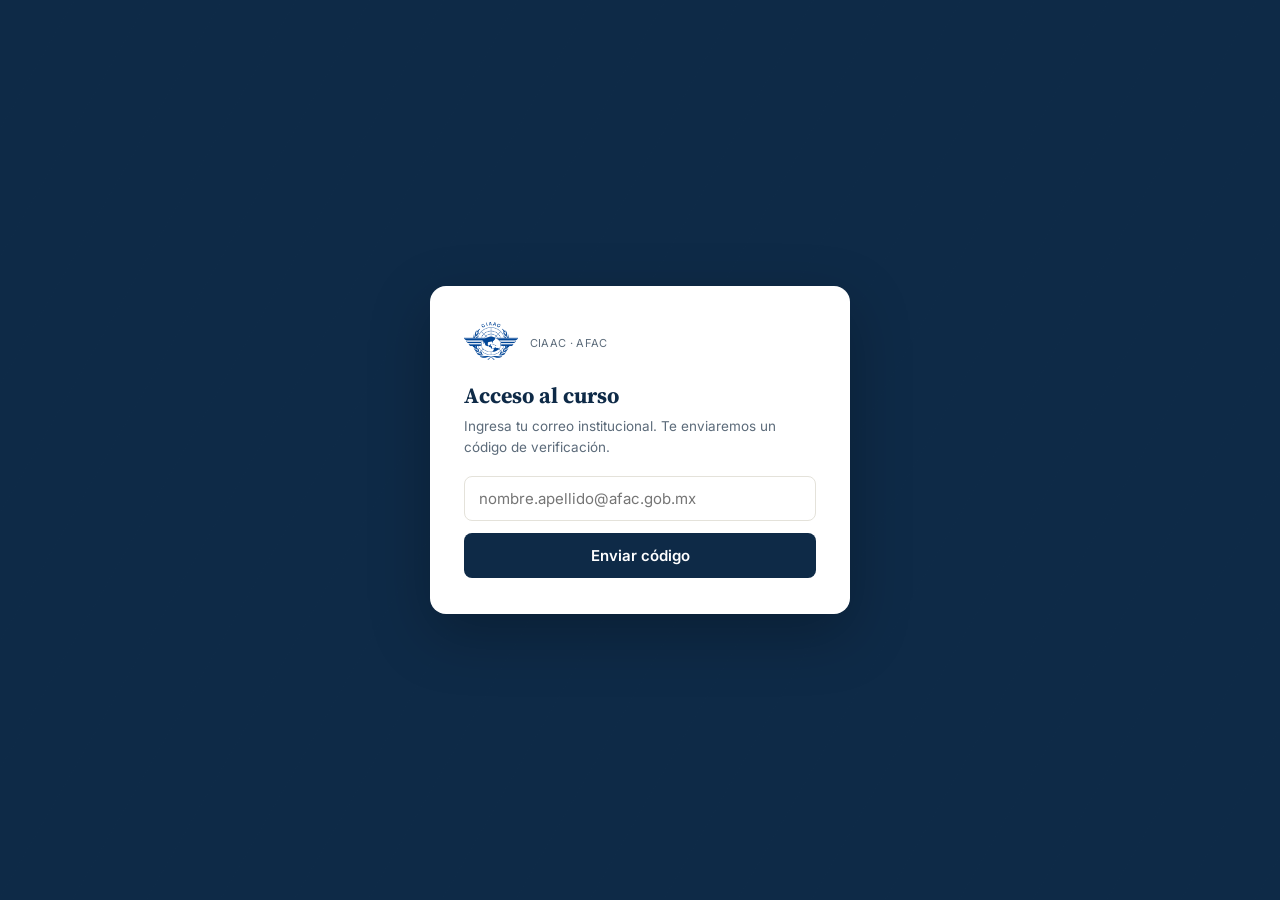
<file: index.html>
<!DOCTYPE html>
<html lang="es">
<head>
<meta charset="UTF-8">
<meta name="viewport" content="width=device-width, initial-scale=1.0">
<title>Actualización del Manual de Entrenamiento en el Puesto de Trabajo OJT</title>
<link rel="stylesheet" href="styles.css?v=19">
<link rel="preconnect" href="https://fonts.googleapis.com">
<link rel="preconnect" href="https://fonts.gstatic.com" crossorigin>
<link href="https://fonts.googleapis.com/css2?family=Source+Serif+4:opsz,wght@8..60,600;8..60,700&family=Inter:wght@400;500;600&display=swap" rel="stylesheet">
<style>
/* ===== Método de trabajo y Reglas (bienvenida) ===== */
.metodo-datos{display:grid;grid-template-columns:repeat(auto-fit,minmax(240px,1fr));gap:12px}
.metodo-dato{display:flex;gap:14px;align-items:center;background:#13294b;color:#fff;border-radius:14px;padding:18px 20px}
.metodo-dato-icono{flex:0 0 38px;height:38px;border-radius:50%;background:rgba(255,255,255,.12);display:flex;align-items:center;justify-content:center}
.metodo-dato-icono svg{width:18px;height:18px}
.metodo-dato-etiqueta{display:block;font-size:12px;font-weight:600;letter-spacing:.06em;text-transform:uppercase;color:#ecd9a8}
.paso-tour .metodo-dato strong{font-size:16px;color:#fff}
.metodo-dato-texto{font-size:13.5px;color:#d6dbe4}
.metodo-flujo{list-style:none;padding:0;margin:0;display:grid;grid-template-columns:repeat(auto-fit,minmax(200px,1fr));gap:12px;counter-reset:mf}
.metodo-flujo li{background:#f3f3f1;border-radius:12px;padding:16px 18px;counter-increment:mf}
.metodo-flujo li::before{content:counter(mf);display:flex;width:28px;height:28px;border-radius:50%;background:var(--oro,#b8893a);color:#fff;font-weight:600;font-size:13px;align-items:center;justify-content:center;margin-bottom:10px}
.metodo-flujo strong{display:block;color:#13294b;margin-bottom:4px}
.metodo-flujo li>span{font-size:14px;color:var(--texto-suave,#6b7280)}
.metodo-modulos{display:flex;gap:6px;align-items:center;flex-wrap:wrap;margin-top:8px}
.metodo-modulos span{font-size:12px;font-weight:600;background:#13294b;color:#fff;border-radius:6px;padding:2px 8px}
.metodo-modulos em{font-style:normal;font-weight:600;color:var(--oro,#b8893a)}
.reglas-grid{list-style:none;padding:0;margin:0 0 20px;display:grid;grid-template-columns:repeat(auto-fit,minmax(280px,1fr));gap:12px}
.reglas-grid li{display:flex;gap:14px;align-items:flex-start;background:#f3f3f1;border-radius:12px;padding:16px 18px}
.reglas-icono{flex:0 0 34px;height:34px;border-radius:50%;background:#13294b;color:#fff;display:flex;align-items:center;justify-content:center}
.reglas-icono svg{width:17px;height:17px}
.reglas-icono.reglas-oro{background:var(--oro,#b8893a)}
.reglas-grid strong{display:block;color:#13294b}
.reglas-grid li span:not(.reglas-icono){font-size:14px;color:var(--texto-suave,#6b7280)}
.reglas-grid li.reglas-dudas{grid-column:1/-1}
.reglas-contactos{display:grid;grid-template-columns:repeat(auto-fit,minmax(240px,1fr));gap:10px;margin-top:12px}
.reglas-contacto{background:#fff;border:1px solid #e3e3e0;border-left:3px solid var(--oro,#b8893a);padding:12px 14px;text-align:center}
.reglas-contacto .reglas-contacto-rol,.reglas-contacto .reglas-contacto-nombre,.reglas-contacto .reglas-contacto-ext{text-align:center !important}
.reglas-contacto a{display:inline-block;text-align:center !important}
.reglas-grid li span.reglas-contacto-rol{display:block;font-size:11.5px;font-weight:600;letter-spacing:.06em;text-transform:uppercase;color:var(--oro,#b8893a)}
.reglas-contacto-nombre{margin:2px 0 4px;font-weight:600;color:#13294b;font-size:14.5px}
.reglas-contacto a{font-size:14px;color:#13294b;text-decoration:underline;text-underline-offset:2px;word-break:break-all}
.reglas-contacto-ext{margin:4px 0 0;font-size:13.5px;color:var(--texto-suave,#6b7280)}
.reglas-grid{display:flex !important;flex-wrap:wrap;justify-content:center;gap:12px}
.reglas-grid>li{flex:0 1 calc((100% - 24px)/3);min-width:0}
.reglas-grid>li.reglas-dudas{flex-basis:100%}
.reglas-grid .sin-corte{white-space:nowrap}
@media (max-width:860px){.reglas-grid>li{flex-basis:calc((100% - 12px)/2)}}
@media (max-width:560px){.reglas-grid>li{flex-basis:100%}}
.silabo-titulo-fila{display:flex;align-items:center;justify-content:space-between;gap:12px;flex-wrap:wrap}
.paso-tour .silabo-cap{margin-left:auto;white-space:nowrap;flex-shrink:0;font-size:12px;font-weight:600;letter-spacing:.02em;color:#8A6516;background:#F4EBD7;border:1px solid #E2CFA3;border-radius:999px;padding:3px 12px}
.silabo-pill{display:inline-block;font-size:12px;font-weight:600;letter-spacing:.02em;color:#fff;background:var(--azul,#0E2A47);border-radius:999px;padding:3px 11px;margin-right:6px;vertical-align:middle;white-space:nowrap}
.silabo-m2 .silabo-pill{background:var(--azul-medio,#1B4A78)}
.silabo-m3 .silabo-pill{background:var(--oro,#B98A2E)}
/* ===== Menú de 7 pasos: ocupa todo el ancho, sin desplazamiento ===== */
.ruta-embarque{display:flex;align-items:flex-start;justify-content:space-between;width:100%;max-width:760px;margin-left:auto;margin-right:auto;overflow:visible;gap:0;padding:4px 0 2px}
.ruta-embarque .ruta-punto{flex:0 0 auto;width:92px;min-width:0;display:flex;flex-direction:column;align-items:center;gap:8px;padding:0}
.ruta-embarque .ruta-punto-icono{width:44px;height:44px;flex:0 0 44px}
.ruta-embarque .ruta-punto-etiqueta{display:block;width:100%;white-space:normal;text-align:center;line-height:1.25;min-height:2.5em}
.ruta-embarque .ruta-punto-linea{flex:1 1 auto;min-width:8px;max-width:none;margin:21px -14px 0;align-self:flex-start}
@media (max-width:760px){.ruta-embarque .ruta-punto{width:64px}.ruta-embarque .ruta-punto-etiqueta{font-size:10.5px}.ruta-embarque .ruta-punto-icono{width:36px;height:36px;flex-basis:36px}.ruta-embarque .ruta-punto-linea{margin:17px -8px 0}}
@media (max-width:480px){.ruta-embarque .ruta-punto{width:40px}.ruta-embarque .ruta-punto-etiqueta{display:none}.ruta-embarque .ruta-punto-linea{margin:17px -2px 0}}
/* ===== Temario del módulo: números más grandes ===== */
.temario-lista li{gap:14px;font-size:14px;padding:6px 4px}
.temario-num{min-width:40px;height:28px;padding:0 9px;border-radius:14px;font-size:13.5px;font-weight:700;border:1px solid #CFD9E6;font-family:'Inter',sans-serif;font-variant-numeric:tabular-nums}
/* ===== Ícono "Al terminar podrás": avión en círculo dorado ===== */
.objetivo-desempeno .objetivo-desempeno-icono{display:flex;align-items:center;justify-content:center;margin:0;background:var(--oro,#B98A2E);color:#fff}
.objetivo-desempeno .objetivo-desempeno-icono svg{width:24px;height:24px}
/* ===== Móvil: modal centrado y menú de usuario visible ===== */
.header-usuario{z-index:60}
.menu-usuario{z-index:60}
@media (max-width:600px){
.header-usuario{position:relative;margin-left:auto;margin-right:auto}
.menu-usuario{left:50%;right:auto;transform:translateX(-50%);width:min(280px,88vw)}
}
@media (max-width:480px){
.modal-acceso{padding:16px;align-items:center;overflow-y:auto}
.modal-caja{border-radius:16px;box-shadow:0 20px 60px rgba(0,0,0,.25);margin:auto}
}
/* ===== Evaluación final dentro del curso ===== */
.ef-subtitulo{font-size:17px;margin:0 0 12px}
.ef-contenedor{margin-top:34px}
.ef-tarjeta{background:#fff;border:1px solid var(--borde,#E4E2DA);border-radius:14px;padding:26px 28px;margin-bottom:20px}
.ef-tarjeta-final{border-top:4px solid var(--oro,#B98A2E)}
.ef-gracias{text-align:center}
.ef-cerrar-rev{text-align:center;border-top:1px solid var(--borde,#E4E2DA);margin-top:18px;padding-top:18px}
.ef-cerrar-rev p{font-size:13.5px;color:var(--texto-suave,#5C6B7A);margin:0 0 12px}
.ef-cerrar-rev .btn-principal{width:auto;padding-left:28px;padding-right:28px}
.ef-gracias-icono{width:68px;height:68px;border-radius:50%;display:flex;align-items:center;justify-content:center;margin:6px auto 14px}
.ef-gracias-icono.aprobado{background:#EAF5EE;color:#1F7A4D}
.ef-gracias-icono.no-aprobado{background:#EEF2F6;color:#0E2A47}
.ef-gracias-titulo{font-size:22px;margin:0 0 8px}
.ef-gracias-texto{font-size:15px;line-height:1.6;color:var(--texto-suave,#5C6B7A);max-width:520px;margin:0 auto 14px}
.ef-gracias-res{display:inline-block;font-size:13px;letter-spacing:.06em;border-radius:999px;padding:6px 16px;margin-bottom:6px}
.ef-gracias-res.aprobado{background:#EAF5EE;color:#17603C}
.ef-gracias-res.no-aprobado{background:#FBEDEC;color:#8E1F18}
.ef-gracias-pasos{text-align:left}
.ef-gracias-cierre{font-size:13.5px;color:var(--texto-suave,#5C6B7A);margin:4px 0 14px}
.ef-gracias .ef-gracias-salir{width:auto;padding-left:30px;padding-right:30px}
.ef-gracias .ef-datos{text-align:left}
.ef-etiqueta{display:inline-block;font-size:11.5px;font-weight:600;letter-spacing:.08em;text-transform:uppercase;color:#8A6516;background:#F4EBD7;border:1px solid #E2CFA3;border-radius:999px;padding:3px 12px;margin-bottom:10px}
.ef-tarjeta h3{font-size:20px;margin:4px 0 8px}
.ef-texto{font-size:14.5px;color:var(--texto-suave,#5C6B7A);line-height:1.6;margin:0 0 14px}
.ef-reglas{list-style:none;padding:0;margin:0 0 20px;display:grid;grid-template-columns:repeat(auto-fit,minmax(220px,1fr));gap:10px}
.ef-reglas li{background:#F5F6F3;border-radius:10px;padding:12px 14px;font-size:14px;color:var(--texto,#182430);line-height:1.45}
.ef-reglas strong{display:block;color:var(--azul,#0E2A47)}
.ef-botones{display:flex;gap:10px;flex-wrap:wrap;align-items:center}
.ef-botones .btn-principal{width:auto}
.ef-cargando{display:flex;gap:14px;align-items:center;font-size:14.5px;color:var(--texto-suave,#5C6B7A)}
.ef-spinner{width:26px;height:26px;border:3px solid #E4E2DA;border-top-color:var(--azul,#0E2A47);border-radius:50%;animation:efGirar .9s linear infinite;flex:0 0 26px}
@keyframes efGirar{to{transform:rotate(360deg)}}
.ef-barra-sup{position:sticky;top:0;z-index:5;background:var(--fondo,#F5F6F3);padding:10px 0 12px;margin-bottom:6px}
.ef-barra-sup-fila{display:flex;justify-content:space-between;gap:12px;font-size:13.5px;color:var(--texto-suave,#5C6B7A);margin-bottom:6px;flex-wrap:wrap}
.ef-barra-sup-fila strong{color:var(--azul,#0E2A47)}
.ef-avance{height:6px;background:#E4E2DA;border-radius:999px;overflow:hidden}
.ef-avance>div{height:100%;background:var(--oro,#B98A2E);border-radius:999px;transition:width .25s}
.ef-pregunta{background:#fff;border:1px solid var(--borde,#E4E2DA);border-radius:12px;padding:22px 24px;margin:0 0 16px}
.ef-pregunta.respondida{border-left:4px solid var(--azul-medio,#1B4A78)}
.ef-pregunta legend{padding:0;font-family:'Source Serif 4',Georgia,serif;font-weight:700;color:var(--azul,#0E2A47);font-size:16px;line-height:1.45;margin-bottom:12px}
.ef-num{display:inline-block;min-width:26px;height:26px;line-height:26px;text-align:center;border-radius:50%;background:var(--azul,#0E2A47);color:#fff;font-family:'Inter',sans-serif;font-size:12.5px;margin-right:8px;vertical-align:1px}
.ef-opcion{display:flex;gap:12px;align-items:flex-start;padding:11px 14px;border:1px solid var(--borde,#E4E2DA);border-radius:10px;margin-top:8px;cursor:pointer;font-size:14.5px;line-height:1.45;transition:border-color .15s,background .15s}
.ef-opcion:hover{border-color:var(--azul-medio,#1B4A78)}
.ef-opcion input{margin-top:3px;accent-color:var(--azul,#0E2A47);flex:0 0 auto}
.ef-opcion.elegida{border-color:var(--azul,#0E2A47);background:#EEF2F7}
.ef-confirmar{background:#FFF8E8;border:1px solid #E2CFA3;border-radius:12px;padding:18px 20px;margin-top:6px}
.ef-confirmar p{margin:0 0 12px;font-size:14.5px;color:var(--texto,#182430)}
.ef-aviso{border-radius:12px;padding:16px 18px;font-size:14.5px;line-height:1.55;margin:0 0 16px}
.ef-aviso.error{background:#FBEFEE;border:1px solid #F0CFCC;color:#8E211A}
.ef-aviso.info{background:#EEF2F7;border:1px solid #CFD9E6;color:var(--azul,#0E2A47)}
.ef-resultado{text-align:center;border-radius:12px;padding:24px 16px;margin:10px 0 20px}
.ef-resultado.aprobado{background:#EEF7F1;border:1px solid #CBE6D5;color:#1E7A46}
.ef-resultado.no-aprobado{background:#FBEFEE;border:1px solid #F0CFCC;color:#B3261E}
.ef-resultado-estado{font-size:13px;font-weight:700;letter-spacing:.14em}
.ef-resultado-calif{font-family:'Source Serif 4',Georgia,serif;font-size:52px;font-weight:700;line-height:1.1;margin-top:6px}
.ef-resultado-calif span{font-size:22px;color:var(--texto-suave,#5C6B7A)}
.ef-resultado-detalle{font-size:14px;color:var(--texto-suave,#5C6B7A);margin-top:4px}
.ef-modulo{margin:0 0 14px}
.ef-modulo-fila{display:flex;justify-content:space-between;gap:12px;font-size:14px;margin-bottom:6px}
.ef-modulo-fila strong{color:var(--azul,#0E2A47)}
.ef-modulo-barra{height:8px;background:#E6EAEF;border-radius:999px;overflow:hidden}
.ef-modulo-barra>div{height:100%;background:var(--azul-medio,#1B4A78);border-radius:999px}
.ef-pasos{margin:0;padding-left:20px;font-size:14.5px;line-height:1.7;color:var(--texto,#182430)}
.ef-datos{background:#F4EBD7;border-radius:10px;padding:12px 16px;font-size:13.5px;color:var(--texto-suave,#5C6B7A);line-height:1.7;margin-top:18px}
.ef-datos strong{color:var(--azul,#0E2A47)}
.ef-rev{background:#fff;border:1px solid var(--borde,#E4E2DA);border-radius:12px;padding:16px 18px;margin:0 0 12px}
.ef-rev-preg{font-family:'Source Serif 4',Georgia,serif;font-weight:700;color:var(--azul,#0E2A47);font-size:15px;line-height:1.45;margin-bottom:10px}
.ef-rev-ok{border-left:5px solid #1F7A4D}
.ef-rev-error{border-left:5px solid #B3261E}
.ef-rev-cab{margin-bottom:8px}
.ef-rev-etq{display:inline-block;font-size:11.5px;font-weight:700;letter-spacing:.06em;text-transform:uppercase;border-radius:999px;padding:3px 10px}
.ef-rev-ok .ef-rev-etq{background:#EAF5EE;color:#17603C}
.ef-rev-error .ef-rev-etq{background:#FBEDEC;color:#8E1F18}
.ef-rev-op{display:flex;gap:10px;align-items:flex-start;font-size:14px;line-height:1.5;border:1px solid var(--borde,#E4E2DA);border-radius:8px;padding:9px 12px;margin-bottom:6px;color:var(--texto,#182430)}
.ef-rev-op.bien{background:#EAF5EE;border-color:#9FD1B3;color:#17603C;font-weight:600}
.ef-rev-op.mal{background:#FBEDEC;border-color:#EDB4AE;color:#8E1F18}
.ef-rev-ico{flex:0 0 20px;width:20px;height:20px;border-radius:50%;display:flex;align-items:center;justify-content:center;font-size:12px;font-weight:700;color:#fff;background:transparent;border:1.5px solid #C9CDD2;margin-top:1px}
.ef-rev-op.bien .ef-rev-ico{background:#1F7A4D;border-color:#1F7A4D}
.ef-rev-op.mal .ef-rev-ico{background:#B3261E;border-color:#B3261E}
.ef-rev-txt em{display:block;font-style:normal;font-size:12px;font-weight:600;letter-spacing:.02em;margin-top:2px}
.ef-rev-just{font-size:13.5px;line-height:1.55;color:var(--texto-suave,#5C6B7A);padding:6px 2px 0}
.ef-rev-just strong{color:var(--texto,#182430)}
@media (max-width:560px){.ef-tarjeta{padding:20px 18px}.ef-pregunta{padding:18px 16px}.ef-resultado-calif{font-size:44px}}
/* ===== Fecha y hora en el menú blanco ===== */
.menu-fecha{position:absolute;right:max(4%,calc((100% - 1180px)/2));bottom:16px;display:flex;align-items:center;gap:7px;font-size:13px;color:rgba(255,255,255,.75);white-space:nowrap;z-index:2}
.menu-fecha svg{width:15px;height:15px;color:var(--oro,#B98A2E);flex-shrink:0}
.menu-fecha strong{color:#fff;font-weight:600}
#menuFechaDia{display:inline-block}#menuFechaDia::first-letter{text-transform:uppercase}
@media (max-width:600px){.header{flex-direction:column}.menu-fecha{position:static;justify-content:center;margin-top:12px;font-size:12.5px}}
</style>
</head>
<body>

<!-- ================= PANTALLA DE CARGA ================= -->
<div id="pantallaCarga" class="pantalla-carga">
<div class="pantalla-carga-spinner">
<svg class="pantalla-carga-icono" viewBox="0 0 24 24" fill="none" stroke="white" stroke-width="1.3" stroke-linecap="round" stroke-linejoin="round">
<g transform="translate(0.6,2.1)">
<path d="M17.8 3.2c.6.6.6 1.6 0 2.2l-2.3 2.3 1 5.6-1.8 1.8-2-4.9-3 3 .5 2.3-1.1 1.1-1.6-2.4-2.4-1.6 1.1-1.1 2.3.5 3-3-4.9-2 1.8-1.8 5.6 1 2.3-2.3c.6-.6 1.6-.6 2.2 0Z"/>
</g>
</svg>
</div>
</div>

<!-- ================= MODAL DE ACCESO ================= -->
<div id="modalAcceso" class="modal-acceso oculto">
<div class="modal-caja">
<div class="marca">
<div class="marca-icono">
<img src="logo CIAAC-03.png" alt="Logo CIAAC">
</div>
<div class="marca-texto">
<p>CIAAC · AFAC</p>
</div>
</div>

<!-- PASO 1: correo -->
<div id="pasoCorreo" class="paso-modal activo">
<h2>Acceso al curso</h2>
<p>Ingresa tu correo institucional. Te enviaremos un código de verificación.</p>
<input type="email" id="inputCorreo" placeholder="nombre.apellido@afac.gob.mx">
<p id="errorCorreo" class="error-correo"></p>
<button class="btn-principal" id="btnEnviarCodigo" onclick="solicitarCodigo()">Enviar código</button>
</div>

<!-- PASO 2: código -->
<div id="pasoCodigo" class="paso-modal">
<h2>Verifica tu correo</h2>
<p>Enviamos un código de 6 dígitos a <strong id="correoParaCodigo"></strong></p>
<input type="text" inputmode="numeric" maxlength="6" id="inputCodigo" placeholder="000000">
<p id="errorCodigo" class="error-correo"></p>
<p id="confirmacionReenvio" class="confirmacion-reenvio"></p>
<button class="btn-principal" id="btnConfirmarCodigo" onclick="confirmarCodigo()">Confirmar</button>
<div class="modal-acciones-secundarias">
<a href="#" id="linkReenviar" onclick="reenviarCodigo(); return false;">Reenviar código</a>
<a href="#" onclick="volverACorreo(); return false;">Cambiar correo</a>
</div>
</div>

</div>
</div>

<!-- ================= APP (oculta hasta validar correo) ================= -->
<div id="appCurso" style="display:none;">

<header class="header">

<div class="header-inner">

<div class="header-marca">

<div class="logo">

<img src="logo CIAAC-03.png" alt="Logo CIAAC">

</div>

<div>

<p>Curso autogestivo</p>

<h1>Actualización del Manual de Entrenamiento en el Puesto de Trabajo OJT</h1>

</div>

</div>

<div class="header-usuario" id="headerUsuario" onclick="alternarMenuUsuario()">
<span class="header-usuario-icono">
<svg viewBox="0 0 24 24" fill="none" stroke="currentColor" stroke-width="2" stroke-linecap="round" stroke-linejoin="round"><circle cx="12" cy="8" r="3.4"/><path d="M5 20c1.2-4 4.2-6 7-6s5.8 2 7 6"/></svg>
</span>
<span><span class="header-usuario-saludo">Hola,</span> <span id="saludoUsuario"></span></span>
<svg class="header-usuario-chevron" viewBox="0 0 24 24" fill="none" stroke="currentColor" stroke-width="2" stroke-linecap="round" stroke-linejoin="round"><path d="M6 9l6 6 6-6"/></svg>

<div class="menu-usuario" id="menuUsuario" onclick="event.stopPropagation()">
<div class="menu-usuario-correo">
<p>Sesión iniciada como</p>
<strong id="correoMenuUsuario"></strong>
</div>
<button type="button" class="menu-usuario-salir" onclick="cerrarSesion()">
<svg viewBox="0 0 24 24" fill="none" stroke="currentColor" stroke-width="2" stroke-linecap="round" stroke-linejoin="round"><path d="M9 21H6a2 2 0 0 1-2-2V5a2 2 0 0 1 2-2h3"/><path d="M16 17l5-5-5-5"/><path d="M21 12H9"/></svg>
Cerrar sesión
</button>
</div>

</div>

</div>

<span class="menu-fecha" aria-live="off"><svg viewBox="0 0 24 24" fill="none" stroke="currentColor" stroke-width="1.8" stroke-linecap="round" stroke-linejoin="round"><path d="M8 3.5v3M16 3.5v3M4.5 9h15"/><rect x="4.5" y="5.5" width="15" height="15" rx="2"/></svg><span id="menuFechaDia"></span><strong id="menuFechaHora"></strong></span>

</header>

<nav class="menu" id="menuNav">

<button data-sec="inicio" class="activo" onclick="mostrarSeccion('inicio')">

<span class="icono-menu">🏠</span> Inicio

</button>

<button data-sec="curso" onclick="mostrarSeccion('curso')">

<span class="icono-menu">📚</span> Curso

</button>

<button data-sec="evaluacion" onclick="mostrarSeccion('evaluacion')">

<span class="icono-menu">📝</span> Evaluación

</button>

<button data-sec="progreso" onclick="mostrarSeccion('progreso')">

<span class="icono-menu">📊</span> Mi progreso

</button>


</nav>

<main>

<!-- ================= INICIO ================= -->

<section id="inicio" class="seccion activa">

<div class="hero hero-tour">

<nav class="ruta-embarque" aria-label="Progreso de la bienvenida">

<button type="button" class="ruta-punto activo" data-paso="1" onclick="mostrarPaso(1)" aria-label="Paso 1: Bienvenida">
<span class="ruta-punto-icono"><svg viewBox="0 0 24 24" fill="none" stroke="currentColor" stroke-width="1.8" stroke-linecap="round" stroke-linejoin="round"><path d="M6 3h9a2 2 0 0 1 2 2v14a2 2 0 0 1-2 2H6"/><path d="M6 3v18"/><circle cx="14.2" cy="12" r="1"/></svg></span>
<span class="ruta-punto-etiqueta">Bienvenida</span>
</button>

<span class="ruta-punto-linea" data-linea="1"></span>

<button type="button" class="ruta-punto" data-paso="2" onclick="mostrarPaso(2)" aria-label="Paso 2: Contenido y objetivos">
<span class="ruta-punto-icono"><svg viewBox="0 0 24 24" fill="none" stroke="currentColor" stroke-width="1.8" stroke-linecap="round" stroke-linejoin="round"><rect x="4" y="4" width="16" height="16" rx="2.2"/><path d="M8 9h8M8 13h8M8 17h5"/></svg></span>
<span class="ruta-punto-etiqueta">Contenido y objetivos</span>
</button>

<span class="ruta-punto-linea" data-linea="2"></span>

<button type="button" class="ruta-punto" data-paso="3" onclick="mostrarPaso(3)" aria-label="Paso 3: Método de trabajo">
<span class="ruta-punto-icono"><svg viewBox="0 0 24 24" fill="none" stroke="currentColor" stroke-width="1.8" stroke-linecap="round" stroke-linejoin="round"><circle cx="12" cy="12" r="8.5"/><path d="M12 7.5V12l3 2"/></svg></span>
<span class="ruta-punto-etiqueta">Método de trabajo</span>
</button>

<span class="ruta-punto-linea" data-linea="3"></span>

<button type="button" class="ruta-punto" data-paso="4" onclick="mostrarPaso(4)" aria-label="Paso 4: Reglas">
<span class="ruta-punto-icono"><svg viewBox="0 0 24 24" fill="none" stroke="currentColor" stroke-width="1.8" stroke-linecap="round" stroke-linejoin="round"><path d="M12 3 5 6v5.5c0 4.3 3 7.6 7 9.5 4-1.9 7-5.2 7-9.5V6l-7-3Z"/><path d="m9 12 2 2 4-4"/></svg></span>
<span class="ruta-punto-etiqueta">Reglas</span>
</button>

<span class="ruta-punto-linea" data-linea="4"></span>

<button type="button" class="ruta-punto" data-paso="5" onclick="mostrarPaso(5)" aria-label="Paso 5: Recursos">
<span class="ruta-punto-icono"><svg viewBox="0 0 24 24" fill="none" stroke="currentColor" stroke-width="1.8" stroke-linecap="round" stroke-linejoin="round"><path d="M4 6.5a2 2 0 0 1 2-2h3.4l1.8 2H18a2 2 0 0 1 2 2V17a2 2 0 0 1-2 2H6a2 2 0 0 1-2-2V6.5Z"/></svg></span>
<span class="ruta-punto-etiqueta">Recursos</span>
</button>

<span class="ruta-punto-linea" data-linea="5"></span>

<button type="button" class="ruta-punto" data-paso="6" onclick="mostrarPaso(6)" aria-label="Paso 6: Evaluación">
<span class="ruta-punto-icono"><svg viewBox="0 0 24 24" fill="none" stroke="currentColor" stroke-width="1.8" stroke-linecap="round" stroke-linejoin="round"><rect x="5" y="4" width="14" height="17" rx="2"/><path d="M9 3.5h6a1 1 0 0 1 1 1v1H8v-1a1 1 0 0 1 1-1Z"/><path d="M8.5 13 11 15.5 15.5 10.5"/></svg></span>
<span class="ruta-punto-etiqueta">Evaluación</span>
</button>

</nav>

<p class="ruta-embarque-contador" id="rutaContador">Paso 1 de 6 · Bienvenida</p>

<div class="paso-tour activo" id="paso1">
<div class="bienvenida-fila">

<img src="bienvenida.png" alt="Ilustración de bienvenida al curso" class="bienvenida-imagen">

<h2 id="saludoBienvenida">Bienvenido(a)</h2>

</div>

<p>

Te damos la más cordial bienvenida al curso de <strong>Actualización del Manual de Entrenamiento en el Puesto de Trabajo OJT (MEPT/OJT)</strong>, de la Agencia Federal de Aviación Civil (AFAC), impartido a través del Centro Internacional de Adiestramiento de Aviación Civil (CIAAC).

</p>

<p>

Este programa forma parte de un esfuerzo institucional compartido entre la Dirección del CIAAC, las Direcciones Ejecutivas, Direcciones de Área y Comandancias que conforman la AFAC, cuyo propósito es asegurar que cada Inspector Verificador Aeronáutico (IVA) desarrolle, demuestre y consolide las competencias necesarias para desempeñar sus funciones con los más altos estándares de seguridad operacional, conforme a lo establecido en el <strong>Manual de Entrenamiento en el Puesto de Trabajo (MEPT)</strong> vigente.

</p>

<p>

A lo largo de este curso conocerás la estructura del Programa OJT, las figuras que lo conforman, así como los procesos, niveles de conocimiento, documentación y criterios de evaluación que garantizan un entrenamiento sólido, trazable y de calidad.

</p>

<div class="bienvenida-destacado">

<span class="bienvenida-destacado-icono"><svg viewBox="0 0 24 24" fill="none" stroke="currentColor" stroke-width="2" stroke-linecap="round" stroke-linejoin="round"><path d="M12 3l1.9 5.8L20 11l-6.1 2.2L12 19l-1.9-5.8L4 11l6.1-2.2L12 3Z"/></svg></span>

<p>

Tu compromiso y participación activa son clave para el éxito de este programa. <strong>¡Comencemos!</strong>

</p>

</div>
</div>

<div class="paso-tour" id="paso2">
<h3>Contenido y objetivos</h3>

<p class="paso1-lead">Contenido temático</p>

<ul class="silabo-tarjetas">

<li class="silabo-tarjeta silabo-m1">
<span class="silabo-icono"><svg viewBox="0 0 24 24" fill="none" stroke="currentColor" stroke-width="1.8" stroke-linecap="round" stroke-linejoin="round"><circle cx="12" cy="12" r="9"/><path d="m14.5 9.5-2 5-5 2 2-5 5-2Z"/></svg></span>
<div class="silabo-info">
<div class="silabo-titulo-fila"><p class="silabo-titulo"><span class="silabo-pill">Módulo 1</span>Marco general del Programa OJT</p><span class="silabo-cap">Cap. 2–3 MEPT</span></div>
<p class="silabo-desc">Qué es el OJT, para qué sirve y quién es responsable de qué.</p>
</div>
</li>

<li class="silabo-tarjeta silabo-m2">
<span class="silabo-icono"><svg viewBox="0 0 24 24" fill="none" stroke="currentColor" stroke-width="1.8" stroke-linecap="round" stroke-linejoin="round"><path d="M9 11l2.5 2.5L16 9"/><rect x="4" y="4" width="16" height="16" rx="2.5"/></svg></span>
<div class="silabo-info">
<div class="silabo-titulo-fila"><p class="silabo-titulo"><span class="silabo-pill">Módulo 2</span>Requisitos de implementación del Programa OJT</p><span class="silabo-cap">Cap. 4 MEPT</span></div>
<p class="silabo-desc">Niveles 1, 2 y 3, convalidación y designación de instructores.</p>
</div>
</li>

<li class="silabo-tarjeta silabo-m3">
<span class="silabo-icono"><svg viewBox="0 0 24 24" fill="none" stroke="currentColor" stroke-width="1.8" stroke-linecap="round" stroke-linejoin="round"><circle cx="6" cy="18" r="2.3"/><circle cx="18" cy="6" r="2.3"/><path d="M8 17 16.5 8"/></svg></span>
<div class="silabo-info">
<div class="silabo-titulo-fila"><p class="silabo-titulo"><span class="silabo-pill">Módulo 3</span>Proceso de ejecución del Programa OJT</p><span class="silabo-cap">Cap. 5 y Anexos 1–2 MEPT</span></div>
<p class="silabo-desc">Cómo se ejecuta el entrenamiento paso a paso.</p>
</div>
</li>

</ul>


<p class="paso1-lead" style="margin-top:24px;">Objetivo general</p>

<p>Debido a las actualizaciones en los procesos de implementación del Programa OJT, distinguir los elementos de este programa, de acuerdo con el <strong>MEPT R06</strong>.</p>

<p class="paso1-lead" style="margin-top:20px;">Objetivos específicos</p>

<ul class="tarjetas-objetivo">

<li>
<span class="tarjetas-objetivo-svg"><svg viewBox="0 0 24 24" fill="none" stroke="currentColor" stroke-width="1.8" stroke-linecap="round" stroke-linejoin="round"><circle cx="12" cy="5" r="2.2"/><circle cx="6" cy="19" r="2.2"/><circle cx="18" cy="19" r="2.2"/><path d="M12 7.2V12M12 12 6 16.8M12 12l6 4.8"/></svg></span>
<span>Relacionar los integrantes de la <strong>estructura organizacional</strong> del Programa OJT con sus funciones y responsabilidades.</span>
</li>

<li>
<span class="tarjetas-objetivo-svg"><svg viewBox="0 0 24 24" fill="none" stroke="currentColor" stroke-width="1.8" stroke-linecap="round" stroke-linejoin="round"><path d="M4 20h4v-4H4v4Zm6 0h4v-9h-4v9Zm6 0h4V7h-4v13Z"/></svg></span>
<span>Distinguir los <strong>niveles de entrenamiento OJT</strong> del Inspector Verificador Aeronáutico y sus requisitos de acreditación.</span>
</li>

<li>
<span class="tarjetas-objetivo-svg"><svg viewBox="0 0 24 24" fill="none" stroke="currentColor" stroke-width="1.8" stroke-linecap="round" stroke-linejoin="round"><path d="M7 3.5h7l4 4V20a1 1 0 0 1-1 1H7a1 1 0 0 1-1-1V4.5a1 1 0 0 1 1-1Z"/><path d="M14 3.5V8h4"/><path d="M8.5 12.5h7M8.5 15.5h7M8.5 18h4"/></svg></span>
<span>Ordenar los <strong>pasos del proceso general</strong> del Programa OJT.</span>
</li>

</ul>
</div>

<div class="paso-tour" id="paso3">
<h3>Método de trabajo</h3>

<p class="subtitulo-hero">Así vas a trabajar durante el curso.</p>

<div class="metodo-datos">

<div class="metodo-dato">
<span class="metodo-dato-icono"><svg viewBox="0 0 24 24" fill="none" stroke="currentColor" stroke-width="1.8" stroke-linecap="round" stroke-linejoin="round"><circle cx="12" cy="12" r="8.5"/><path d="M12 7.5V12l3 2"/></svg></span>
<div><span class="metodo-dato-etiqueta">Duración</span><strong>6 horas</strong> <span class="metodo-dato-texto">· 3 módulos</span></div>
</div>

<div class="metodo-dato">
<span class="metodo-dato-icono"><svg viewBox="0 0 24 24" fill="none" stroke="currentColor" stroke-width="1.8" stroke-linecap="round" stroke-linejoin="round"><path d="M8 3.5v3M16 3.5v3M4.5 9h15"/><rect x="4.5" y="5.5" width="15" height="15" rx="2"/></svg></span>
<div><span class="metodo-dato-etiqueta">Horario</span><strong>Abierto</strong><br><span class="metodo-dato-texto">Dentro del periodo del 11/11/2026 al 20/11/2026</span></div>
</div>

</div>

<div class="modalidad-tarjetas" style="grid-template-columns:repeat(auto-fit,minmax(260px,1fr));margin-top:14px;">

<div class="modalidad-tarjeta modalidad-exito">
<span class="modalidad-icono"><svg viewBox="0 0 24 24" fill="none" stroke="currentColor" stroke-width="2" stroke-linecap="round" stroke-linejoin="round"><path d="M5 12.5 10 17.5 19 7"/></svg></span>
<div><strong>Tú decides el ritmo.</strong><p>Avanza conforme a tu disponibilidad de tiempo, dentro del plazo establecido para tu proceso de capacitación.</p></div>
</div>

<div class="modalidad-tarjeta modalidad-aviso">
<span class="modalidad-icono"><svg viewBox="0 0 24 24" fill="none" stroke="currentColor" stroke-width="2" stroke-linecap="round" stroke-linejoin="round"><path d="M12 9v4.5M12 17h.01"/><path d="M10.3 3.9 2.7 18.1A1.8 1.8 0 0 0 4.3 20.7h15.4a1.8 1.8 0 0 0 1.6-2.6L13.7 3.9a1.8 1.8 0 0 0-3.4 0Z"/></svg></span>
<div><strong>No te exime de tu responsabilidad.</strong><p>Debes concluir el curso en tiempo y forma, y acreditar la evaluación o actividad de cierre correspondiente dentro de la fecha establecida.</p></div>
</div>

</div>

<p class="paso1-lead" style="margin-top:24px;">Ruta de estudio</p>

<ol class="metodo-flujo">

<li><strong>Estudia en orden</strong><span>Cada módulo constituye la base del siguiente.</span>
<div class="metodo-modulos"><span>M1</span><em>→</em><span>M2</span><em>→</em><span>M3</span></div></li>

<li><strong>Resuelve las actividades</strong><span>Cada módulo incluye una actividad interactiva que desbloquea el siguiente.</span></li>

<li><strong>Cierra el curso</strong><span>Con la evaluación de práctica y la evaluación final.</span></li>

</ol>

</div>

<div class="paso-tour" id="paso4">

<h3>Reglas</h3>

<p class="subtitulo-hero">Para aprovechar al máximo tu capacitación.</p>

<ul class="reglas-grid">

<li>
<span class="reglas-icono"><svg viewBox="0 0 24 24" fill="none" stroke="currentColor" stroke-width="1.8" stroke-linecap="round" stroke-linejoin="round"><path d="M3 20h18M5 20V9l7-5 7 5v11"/><path d="M10 20v-5h4v5"/></svg></span>
<div><strong>Espacio sin interrupciones</strong><span>Estudia en un lugar tranquilo que te permita concentrarte.</span></div>
</li>

<li>
<span class="reglas-icono"><svg viewBox="0 0 24 24" fill="none" stroke="currentColor" stroke-width="1.8" stroke-linecap="round" stroke-linejoin="round"><path d="M2.5 9a14 14 0 0 1 19 0M5.5 12.5a9.5 9.5 0 0 1 13 0M8.8 16a5 5 0 0 1 6.4 0"/><circle cx="12" cy="19.2" r=".8"/></svg></span>
<div><strong>Internet estable</strong><span>Asegura una buena conexión para no perder tu avance.</span></div>
</li>

<li>
<span class="reglas-icono"><svg viewBox="0 0 24 24" fill="none" stroke="currentColor" stroke-width="1.8" stroke-linecap="round" stroke-linejoin="round"><path d="M9 11l2.5 2.5L16 9"/><rect x="4" y="4" width="16" height="16" rx="2.5"/></svg></span>
<div><strong>No omitas actividades</strong><span>Todas forman parte de tu proceso de aprendizaje.</span></div>
</li>

<li>
<span class="reglas-icono reglas-oro"><svg viewBox="0 0 24 24" fill="none" stroke="currentColor" stroke-width="1.8" stroke-linecap="round" stroke-linejoin="round"><path d="M7 3.5h7l4 4V20a1 1 0 0 1-1 1H7a1 1 0 0 1-1-1V4.5a1 1 0 0 1 1-1Z"/><path d="M14 3.5V8h4M8.5 12.5h7M8.5 15.5h7"/></svg></span>
<div><strong>Ten a la mano el MEPT</strong><span>Consulta el MEPT vigente (<span class="sin-corte">M-DCIA-CPEPT-01-R06</span>) para profundizar en los numerales referidos a lo largo del curso.</span></div>
</li>

<li>
<span class="reglas-icono"><svg viewBox="0 0 24 24" fill="none" stroke="currentColor" stroke-width="1.8" stroke-linecap="round" stroke-linejoin="round"><path d="M4 20l1.2-4A8 8 0 1 1 8 18.8L4 20Z"/><path d="M9.5 9.5a2.5 2.5 0 1 1 3.5 2.3c-.6.3-1 .8-1 1.5M12 16h.01"/></svg></span>
<div><strong>Responde antes de ver la respuesta</strong><span>Pon a prueba tu criterio antes de revisar la retroalimentación.</span></div>
</li>

<li class="reglas-dudas">
<span class="reglas-icono"><svg viewBox="0 0 24 24" fill="none" stroke="currentColor" stroke-width="1.8" stroke-linecap="round" stroke-linejoin="round"><rect x="3.5" y="5.5" width="17" height="13" rx="2"/><path d="m4 7 8 6 8-6"/></svg></span>
<div style="flex:1;min-width:0"><strong>Envía tus dudas</strong><span>Escríbelas a cualquiera de los siguientes contactos del curso:</span>
<div class="reglas-contactos">
<div class="reglas-contacto"><span class="reglas-contacto-rol">Instructor del curso</span><p class="reglas-contacto-nombre">Ing. José Manuel Figueroa Hernández</p><a href="mailto:jose.figueroa@afac.gob.mx">jose.figueroa@afac.gob.mx</a><p class="reglas-contacto-ext">(55) 5723 9300 ext. 18674</p></div>
<div class="reglas-contacto"><span class="reglas-contacto-rol">Coordinador del curso</span><p class="reglas-contacto-nombre">O.ops. Gustavo Felipe Rosalino</p><a href="mailto:gustavo.felipe@afac.gob.mx">gustavo.felipe@afac.gob.mx</a><p class="reglas-contacto-ext">(55) 5723 9300 ext. 18696</p></div>
</div></div>
</li>

</ul>

<div class="cierre-hero-caja">

<p class="cierre-hero">

La AFAC reconoce en el Programa OJT una responsabilidad

institucional, orientada al fortalecimiento del

criterio técnico del personal y al aseguramiento de la

seguridad operacional del Estado Mexicano.

</p>

</div>
</div>

<div class="paso-tour" id="paso5">
<h3>Recursos de apoyo</h3>

<p class="subtitulo-hero">Disponibles en todo momento dentro del curso.</p>

<a class="recursos-destacado" href="manual-mept.pdf" target="_blank" rel="noopener">
<span class="recursos-destacado-icono"><svg viewBox="0 0 24 24" fill="none" stroke="currentColor" stroke-width="1.8" stroke-linecap="round" stroke-linejoin="round"><path d="M7 3.5h7l4 4V20a1 1 0 0 1-1 1H7a1 1 0 0 1-1-1V4.5a1 1 0 0 1 1-1Z"/><path d="M14 3.5V8h4"/><path d="M8.5 12.5h7M8.5 15.5h7M8.5 18h4"/></svg></span>
<div>
<p class="recursos-destacado-titulo">Manual de Entrenamiento en el Puesto de Trabajo OJT (MEPT)</p>
<p class="recursos-destacado-texto">M-DCIA-CPEPT-01-R06 — tu referencia principal en todo el curso.</p>
</div>
<span class="recursos-destacado-descarga"><svg viewBox="0 0 24 24" fill="none" stroke="currentColor" stroke-width="1.8" stroke-linecap="round" stroke-linejoin="round"><path d="M12 4v11M7 11l5 5 5-5"/><path d="M5 19h14"/></svg></span>
</a>

<ul class="recursos-lista">

<li>
<a href="carta-politica.pdf" target="_blank" rel="noopener" class="recursos-lista-link">
<span class="recursos-lista-icono"><svg viewBox="0 0 24 24" fill="none" stroke="currentColor" stroke-width="1.8" stroke-linecap="round" stroke-linejoin="round"><path d="M5 4h11l3 3v13a1 1 0 0 1-1 1H5a1 1 0 0 1-1-1V5a1 1 0 0 1 1-1Z"/><path d="M8 9h6M8 13h8M8 17h5"/></svg></span>
<span><strong>Carta de política</strong> · CP-CIAAC-01/23 R03</span>
<svg class="recursos-lista-descarga" viewBox="0 0 24 24" fill="none" stroke="currentColor" stroke-width="1.8" stroke-linecap="round" stroke-linejoin="round"><path d="M12 4v11M7 11l5 5 5-5"/><path d="M5 19h14"/></svg>
</a>
</li>

<li>
<span class="recursos-lista-icono"><svg viewBox="0 0 24 24" fill="none" stroke="currentColor" stroke-width="1.8" stroke-linecap="round" stroke-linejoin="round"><rect x="4" y="4" width="16" height="16" rx="2"/><path d="M8 16V10M12 16V8M16 16v-5"/></svg></span>
<span><strong>Infografía</strong> · dentro de cada módulo</span>
</li>

<li>
<span class="recursos-lista-icono"><svg viewBox="0 0 24 24" fill="none" stroke="currentColor" stroke-width="1.8" stroke-linecap="round" stroke-linejoin="round"><path d="M9 3.5v3M15 3.5v3M5 8h14M5.5 6h13a1 1 0 0 1 1 1v12a1 1 0 0 1-1 1h-13a1 1 0 0 1-1-1V7a1 1 0 0 1 1-1Z"/><path d="m9.5 13 2 2 3-3.5"/></svg></span>
<span><strong>Ejercicio interactivo</strong> · dentro de cada módulo</span>
</li>


</ul>
</div>

<div class="paso-tour" id="paso6">
<h3>Evaluación</h3>

<p class="subtitulo-hero">Cómo se valora tu aprendizaje.</p>

<ul class="lista-icono">

<li>
<span class="lista-icono-svg"><svg viewBox="0 0 24 24" fill="none" stroke="currentColor" stroke-width="1.8" stroke-linecap="round" stroke-linejoin="round"><path d="M9 3.5v3M15 3.5v3M5 8h14M5.5 6h13a1 1 0 0 1 1 1v12a1 1 0 0 1-1 1h-13a1 1 0 0 1-1-1V7a1 1 0 0 1 1-1Z"/><path d="m9.5 13 2 2 3-3.5"/></svg></span>
<span><strong>Actividad del módulo:</strong> cada módulo incluye una actividad interactiva que debes completar correctamente para desbloquear el siguiente módulo.</span>
</li>

<li>
<span class="lista-icono-svg" style="background:var(--oro);"><svg viewBox="0 0 24 24" fill="none" stroke="currentColor" stroke-width="1.8" stroke-linecap="round" stroke-linejoin="round"><path d="M4 12a8 8 0 0 1 13.7-5.7L20 9"/><path d="M20 4v5h-5"/><path d="M20 12a8 8 0 0 1-13.7 5.7L4 15"/><path d="M4 20v-5h5"/></svg></span>
<span><strong>Evaluación de práctica:</strong> al concluir los 3 módulos, tienes disponible una evaluación de repaso libre, pensada para que verifiques tu comprensión antes de presentar la evaluación final.</span>
</li>

<li class="lista-icono-destacado">
<span class="lista-icono-svg"><svg viewBox="0 0 24 24" fill="none" stroke="currentColor" stroke-width="1.8" stroke-linecap="round" stroke-linejoin="round"><circle cx="12" cy="8" r="5.2"/><path d="M8.2 12.5 6 20l6-3 6 3-2.2-7.5"/></svg></span>
<span><strong>Evaluación final:</strong> se presenta en este mismo sitio, ligada a tu correo institucional, y se desbloquea al completar los 3 módulos. Consta de <strong>10 preguntas</strong> y tienes <strong>una sola oportunidad</strong>. Es la única evaluación que se toma en cuenta para tu acreditación, con un mínimo de <strong>80/100</strong>. Una vez acreditada, tu constancia estará disponible en la Plataforma de Capacitación AFAC <strong>10 días hábiles después del cierre administrativo</strong> del curso; para descargarla, primero deberás <strong>responder la cédula de reacción</strong> en la misma plataforma.</span>
</li>

</ul>

<p style="font-size:12.5px;color:var(--texto-suave);margin-top:14px;">Se invita al participante a iniciar el presente curso con el compromiso y la disciplina que este proceso formativo requiere.</p>
</div>

<div class="tour-botones">

<button class="btn-secundario" id="btnAtras" onclick="pasoAnterior()">

← Atrás

</button>

<button class="btn-principal" id="btnSiguiente" onclick="siguientePaso()">

Siguiente →

</button>

</div>

</div>

</section>

<!-- ================= CURSO ================= -->

<section id="curso" class="seccion">

<h2>Contenido del curso</h2>

<p>

Completa cada módulo en orden para avanzar al siguiente.

</p>

<div class="ruta" id="rutaModulos"></div>

<div id="contenidoModulo"

class="contenido-modulo">

</div>

</section>

<!-- ================= EVALUACIÓN ================= -->

<section id="evaluacion" class="seccion">

<h2>Evaluación</h2>

<div id="bloquePractica">

<h3 class="ef-subtitulo">Evaluación de práctica</h3>

<div class="aviso-eval">

Esta evaluación de práctica es libre y <strong>no cuenta</strong> para tu calificación. Úsala para repasar antes de presentar la evaluación final, que está al final de esta página.

</div>

<form id="quiz">

<div class="pregunta">

<h3>

1. ¿Quién sigue siendo responsable de que un IVA ejecute su entrenamiento, aunque el CIAAC conduzca la metodología institucional?

</h3>

<label>

<input type="radio"

name="p1"

value="a">

El propio IVA Aprendiz, sin intervención de su área.

</label>

<label>

<input type="radio"

name="p1"

value="b">

La Dirección Ejecutiva, de Área o Comandancia de adscripción.

</label>

<label>

<input type="radio"

name="p1"

value="c">

Nadie; la responsabilidad se transfiere por completo al CIAAC.

</label>

</div>

<div class="pregunta">

<h3>

2. Ya tienes evidencia documental que acredita el Nivel 1 de una tarea. ¿Puedes usarla también para acreditar el Nivel 2 de esa misma tarea?

</h3>

<label>

<input type="radio"

name="p2"

value="a">

Sí, si pertenece a la misma tarea y especialidad.

</label>

<label>

<input type="radio"

name="p2"

value="b">

No — cada nivel requiere evento y evidencia propios, en fecha distinta.

</label>

<label>

<input type="radio"

name="p2"

value="c">

Sí, siempre que se cargue con otro nombre de archivo.

</label>

</div>

<div class="pregunta">

<h3>

3. Terminaste un evento de entrenamiento. ¿Cuál es el plazo máximo, en días naturales, para remitir tu documentación?

</h3>

<label>

<input type="radio"

name="p3"

value="a">

3 días naturales.

</label>

<label>

<input type="radio"

name="p3"

value="b">

10 días naturales.

</label>

<label>

<input type="radio"

name="p3"

value="c">

No existe un plazo definido.

</label>

</div>

<button type="button"

class="btn-secundario"


onclick="calificar()">

Calificar práctica

</button>

</form>

<div id="resultado" style="display:none;"></div>

</div>

<!-- ===== EVALUACIÓN FINAL (controlada por Power Automate) ===== -->
<div id="examenFinal" class="ef-contenedor"></div>

</section>

<!-- ================= PROGRESO ================= -->

<section id="progreso" class="seccion">

<h2>Mi progreso</h2>


<div class="progreso-container">

<div class="barra">

<div id="barraProgreso">

</div>

</div>

<p id="porcentaje">

0% completado

</p>

</div>

<div id="estadoModulos">

</div>

<button class="btn-secundario"

onclick="reiniciarCurso()">

Reiniciar progreso

</button>

</section>

</main>

<footer>

<div class="footer-inner">

<p class="footer-nombre">

Centro Internacional de Adiestramiento de Aviación Civil

</p>

<p class="footer-linea">
<svg class="footer-icono" viewBox="0 0 24 24" fill="none" stroke="currentColor" stroke-width="1.8" stroke-linecap="round" stroke-linejoin="round"><path d="M12 21s-7-7.4-7-12a7 7 0 0 1 14 0c0 4.6-7 12-7 12Z"/><circle cx="12" cy="9" r="2.4"/></svg>
Boulevard Puerto Aéreo 161, Colonia Federal, Alcaldía Venustiano Carranza, C. P. 15700, Ciudad de México
</p>


</div>

</footer>

</div>

<script>
(function(){
function pintarFecha(){
var d=new Date(),dia=document.getElementById("menuFechaDia"),hora=document.getElementById("menuFechaHora");
if(!dia||!hora)return;
dia.textContent=d.toLocaleDateString("es-MX",{weekday:"long",day:"numeric",month:"long",year:"numeric"});
hora.textContent=d.toLocaleTimeString("es-MX",{hour:"2-digit",minute:"2-digit",hour12:false})+" h";
}
pintarFecha();setInterval(pintarFecha,30000);
})();
</script>
<script src="app.js?v=24"></script>
</body>
</html>
</file>
<file: styles.css>
* {
    box-sizing: border-box;
}

:root {
    --azul: #0E2A47;
    --azul-medio: #1B4A78;
    --oro: #B98A2E;
    --oro-claro: #E8D3A3;
    --fondo: #F5F6F3;
    --superficie: #FFFFFF;
    --texto: #182430;
    --texto-suave: #5C6B7A;
    --exito: #2F7A4D;
    --bloqueado: #ACB3BA;
    --borde: #E4E2DA;
}

body {
    margin: 0;
    font-family: 'Inter', system-ui, -apple-system, "Segoe UI", sans-serif;
    background: var(--fondo);
    color: var(--texto);
}

h1, h2, h3, h4 {
    font-family: 'Source Serif 4', Georgia, serif;
    font-weight: 700;
    color: var(--azul);
}

/* ============================================================
   PANTALLA DE CARGA
   ============================================================ */

.pantalla-carga {
    position: fixed;
    inset: 0;
    background: var(--azul);
    display: flex;
    align-items: center;
    justify-content: center;
    z-index: 1100;
    opacity: 1;
    transition: opacity 0.45s ease-in-out;
}

.pantalla-carga.oculto {
    opacity: 0;
    pointer-events: none;
}

.pantalla-carga-spinner {
    position: relative;
    width: 104px;
    height: 104px;
    display: flex;
    align-items: center;
    justify-content: center;
}

.pantalla-carga-spinner::before {
    content: "";
    position: absolute;
    inset: 0;
    border-radius: 50%;
    border: 4px solid rgba(255, 255, 255, 0.2);
    border-top-color: var(--oro);
    animation: girar 1s linear infinite;
}

.pantalla-carga-icono {
    width: 54px;
    height: 54px;
    transform: rotate(45deg);
    display: block;
    margin: auto;
}

@keyframes girar {
    to { transform: rotate(360deg); }
}

/* ============================================================
   MODAL DE ACCESO
   ============================================================ */

.modal-acceso {
    position: fixed;
    inset: 0;
    background: var(--azul);
    background-image:
        linear-gradient(180deg, rgba(14,42,71,0.97), rgba(14,42,71,0.97)),
        repeating-linear-gradient(120deg, rgba(255,255,255,0.035) 0px, rgba(255,255,255,0.035) 1px, transparent 1px, transparent 64px);
    display: flex;
    align-items: center;
    justify-content: center;
    z-index: 1000;
    padding: 16px;
    opacity: 1;
    transition: opacity 0.45s ease-in-out;
}

.modal-acceso.oculto {
    opacity: 0;
    pointer-events: none;
}

.modal-caja {
    background: var(--superficie);
    border-radius: 16px;
    padding: 36px 34px;
    max-width: 420px;
    width: 100%;
    box-shadow: 0 20px 60px rgba(0, 0, 0, 0.25);
}

.modal-caja .marca {
    display: flex;
    align-items: center;
    gap: 12px;
    margin-bottom: 16px;
}

.marca-icono img {
    height: 38px;
    width: auto;
}

.modal-caja .btn-principal {
    padding: 13px 24px;
    font-size: 15px;
}

.marca-texto p {
    margin: 0;
    font-size: 11px;
    letter-spacing: 0.03em;
    color: var(--texto-suave);
}

.paso-modal {
    display: none;
}

.paso-modal.activo {
    display: block;
}

.paso-modal h2 {
    margin: 0 0 6px;
    font-size: 22px;
}

.paso-modal > p {
    color: var(--texto-suave);
    font-size: 13.5px;
    margin: 0 0 18px;
    line-height: 1.55;
}

.paso-modal input[type="email"],
.paso-modal input[type="text"] {
    width: 100%;
    padding: 12px 14px;
    border: 1px solid var(--borde);
    border-radius: 8px;
    font-size: 15px;
    font-family: inherit;
    margin-bottom: 12px;
}

#inputCodigo {
    text-align: center;
    letter-spacing: 9px;
    font-size: 21px;
    font-weight: 600;
}

.paso-modal input:focus {
    outline: 2px solid var(--azul-medio);
    outline-offset: 1px;
}

.paso-modal > p.error-correo {
    color: #A3352C;
    font-weight: 700;
    font-size: 13px;
    margin: 0 0 12px;
    display: none;
}

.paso-modal > p.confirmacion-reenvio {
    color: #2F7A4D;
    font-weight: 700;
    font-size: 13px;
    margin: 0 0 12px;
    display: none;
}

.modal-acciones-secundarias {
    display: flex;
    justify-content: space-between;
    margin-top: 14px;
    font-size: 13px;
}

.modal-acciones-secundarias a {
    color: var(--azul-medio);
    cursor: pointer;
    text-decoration: none;
}

.modal-acciones-secundarias a:hover {
    text-decoration: underline;
}

@media (max-width: 480px) {
    .modal-acceso {
        padding: 0;
        align-items: flex-end;
    }

    .modal-caja {
        max-width: 100%;
        border-radius: 18px 18px 0 0;
        padding: 26px 22px 30px;
        box-shadow: 0 -8px 30px rgba(0, 0, 0, 0.25);
    }

    .modal-caja .marca {
        margin-bottom: 12px;
    }

    .marca-icono img {
        height: 32px;
    }

    .paso-modal h2 {
        font-size: 19px;
    }

    .paso-modal > p {
        font-size: 13px;
        margin-bottom: 14px;
    }

    .paso-modal input[type="email"],
    .paso-modal input[type="text"] {
        padding: 11px 13px;
        font-size: 16px;
    }

    #inputCodigo {
        letter-spacing: 7px;
        font-size: 19px;
    }

    .modal-caja .btn-principal {
        width: 100%;
        padding: 13px 20px;
    }

    .modal-acciones-secundarias {
        flex-direction: column;
        gap: 8px;
        text-align: center;
    }
}

/* ============================================================
   ENCABEZADO Y MENÚ
   ============================================================ */

.header {
    background: var(--azul);
    color: white;
    padding: 30px 0;
    display: flex;
    align-items: center;
    justify-content: center;
    position: relative;
}

.header::after {
    content: "";
    position: absolute;
    left: 0; right: 0; bottom: 0;
    height: 3px;
    background: linear-gradient(90deg, transparent, var(--oro) 50%, transparent);
}

.header-inner {
    width: 92%;
    max-width: 1180px;
    margin: 0 auto;       /* Centra este contenedor dentro del header */
    display: flex;
    justify-content: center;
    position: relative;   /* Asegura que el botón se posicione dentro de estos 1180px */
}

.header-marca {
    display: flex;
    align-items: center;
    gap: 20px;
}

.header-marca > div {
    text-align: left;
}

.logo img {
    height: 145px;
    width: auto;
    background: white;
    padding: 12px 16px;
    border-radius: 10px;
}
.header h1 {
    margin: 0;
    color: white;
    font-size: 32px;
    font-family: Arial, Helvetica, sans-serif;
    font-weight: bold;
    line-height: 1.15;
}

.header p {
    margin: 0 0 6px;
    color: var(--oro);
    font-size: 11px;
    font-weight: 600;
    text-transform: uppercase;
    letter-spacing: 0.09em;
}
.header-usuario {
    position: absolute;
    top: 0;
    right: max(4%, calc((100% - 1180px) / 2)); /* Calcula automáticamente el borde de los 1180px */
    display: flex;
    align-items: center;
    gap: 8px;
    background: rgba(255, 255, 255, 0.08);
    border: 1px solid rgba(255, 255, 255, 0.2);
    padding: 8px 16px;
    border-radius: 30px;
    font-size: 13px;
    color: white;
    white-space: nowrap;
    cursor: pointer;
    transition: background .15s;
}

.header-usuario:hover {
    background: rgba(255, 255, 255, 0.14);
}

.header-usuario.visible {
    display: flex;
}

.header-usuario-chevron {
    width: 13px;
    height: 13px;
    color: rgba(255, 255, 255, 0.6);
    flex-shrink: 0;
}

.menu-usuario {
    display: none;
    position: absolute;
    top: calc(100% + 8px);
    right: 0;
    width: 260px;
    background: white;
    border-radius: 10px;
    box-shadow: 0 10px 26px rgba(0,0,0,0.18);
    overflow: hidden;
    cursor: default;
    white-space: normal;
}

.menu-usuario.visible {
    display: block;
}

.menu-usuario-correo {
    padding: 12px 16px;
    border-bottom: 1px solid var(--borde);
}

.menu-usuario-correo p {
    font-size: 9.5px;
    font-weight: 700;
    color: var(--texto-suave);
    text-transform: uppercase;
    letter-spacing: .03em;
    margin: 0 0 3px;
}

.menu-usuario-correo strong {
    font-size: 13px;
    color: var(--texto);
    font-weight: 600;
    word-break: break-all;
}

.menu-usuario-salir {
    width: 100%;
    display: flex;
    align-items: center;
    gap: 9px;
    padding: 11px 16px;
    background: none;
    border: none;
    font-family: inherit;
    font-size: 13px;
    font-weight: 500;
    color: #A3352C;
    cursor: pointer;
    text-align: left;
}

.menu-usuario-salir:hover {
    background: rgba(163,53,44,0.06);
}

.menu-usuario-salir svg {
    width: 16px;
    height: 16px;
    flex-shrink: 0;
}

.header-usuario-icono {
    display: flex;
    color: var(--oro);
    flex-shrink: 0;
}

.header-usuario-icono svg {
    width: 15px;
    height: 15px;
}

.header-usuario-saludo {
    color: rgba(255, 255, 255, 0.65);
}

.menu {
    background: white;
    display: flex;
    align-items: center;
    justify-content: center;
    gap: 4px;
    padding: 10px 24px;
    border-bottom: 1px solid var(--borde);
    position: relative;
}

.menu button {
    border: none;
    background: transparent;
    padding: 9px 16px;
    cursor: pointer;
    font-size: 14px;
    font-family: inherit;
    font-weight: 500;
    color: var(--texto-suave);
    border-radius: 7px;
}

.menu button:hover {
    background: var(--fondo);
    color: var(--texto);
}

.menu button.activo {
    background: var(--fondo);
    color: var(--azul);
}

/* ============================================================
   CONTENEDOR PRINCIPAL
   ============================================================ */

main {
    max-width: 1180px;
    width: 92%;
    margin: 20px auto;
    padding: 0 20px;
}

.seccion {
    display: none;
}

.seccion.activa {
    display: block;
}

.hero {
    background: var(--superficie);
    padding: 40px;
    border-radius: 14px;
    border: 1px solid var(--borde);
}

.hero h2 {
    font-size: 28px;
}

.hero p {
    line-height: 1.7;
}

.paso-tour p {
    text-align: justify;
}

.paso-icono {
    width: 60px;
    height: 60px;
    border-radius: 50%;
    background: var(--fondo);
    color: var(--azul);
    display: flex;
    align-items: center;
    justify-content: center;
    margin-bottom: 18px;
    animation: flotar 3s ease-in-out infinite;
}

.paso-icono svg {
    width: 28px;
    height: 28px;
}

@keyframes flotar {
    0%, 100% { transform: translateY(0); }
    50% { transform: translateY(-6px); }
}

.bienvenida-fila {
    display: flex;
    align-items: center;
    justify-content: center;
    gap: 22px;
    margin-bottom: 20px;
}

.bienvenida-imagen {
    width: 100px;
    height: 100px;
    border-radius: 50%;
    object-fit: cover;
    border: 4px solid var(--oro);
    flex-shrink: 0;
}

.bienvenida-fila h2 {
    font-size: 28px;
    margin: 0;
}

.subtitulo-hero {
    font-size: 17px;
    color: var(--azul);
    font-family: 'Source Serif 4', serif;
    font-style: italic;
    font-weight: 500;
    line-height: 1.55;
    margin: 0;
}

.paso-tour strong {
    color: var(--azul);
    font-weight: 700;
}

.bienvenida-destacado {
    display: flex;
    align-items: flex-start;
    gap: 14px;
    background: rgba(185, 138, 46, 0.08);
    border: 1px solid var(--oro-claro);
    border-radius: 12px;
    padding: 16px 20px;
    margin: 4px 0 18px;
}

.bienvenida-destacado-icono {
    width: 30px;
    height: 30px;
    border-radius: 50%;
    background: var(--oro);
    color: white;
    display: flex;
    align-items: center;
    justify-content: center;
    flex-shrink: 0;
}

.bienvenida-destacado-icono svg {
    width: 15px;
    height: 15px;
}

.bienvenida-destacado p {
    margin: 0;
}

.tour-eyebrow {
    color: var(--oro);
    font-size: 13px;
    font-weight: 600;
    margin: 0 0 8px;
    font-family: 'Inter', sans-serif;
}

/* ============================================================
   BOTONES
   ============================================================ */

.btn-principal {
    background: var(--azul);
    color: white;
    border: none;
    padding: 13px 25px;
    border-radius: 8px;
    cursor: pointer;
    font-size: 15px;
    font-weight: 600;
    font-family: inherit;
    width: 100%;
}

.btn-principal:hover {
    background: var(--azul-medio);
}

.btn-principal:disabled {
    background: var(--bloqueado);
    cursor: not-allowed;
}

.btn-secundario {
    margin-top: 0;
    padding: 10px 20px;
    border: 1px solid var(--borde);
    background: white;
    color: var(--texto);
    border-radius: 8px;
    cursor: pointer;
    font-family: inherit;
    font-size: 14px;
}

.btn-secundario:hover {
    border-color: var(--azul-medio);
    color: var(--azul-medio);
}

/* ============================================================
   TOUR DE BIENVENIDA
   ============================================================ */

.tour-progreso {
    display: flex;
    align-items: center;
    gap: 6px;
    margin-bottom: 28px;
}

.punto {
    width: 26px;
    height: 26px;
    border-radius: 50%;
    border: 1.5px solid var(--borde);
    background: white;
    color: var(--texto-suave);
    font-size: 12px;
    font-weight: 600;
    cursor: pointer;
    display: flex;
    align-items: center;
    justify-content: center;
    font-family: inherit;
}

.punto.activo {
    border-color: var(--azul);
    background: var(--azul);
    color: white;
}

.punto-linea {
    flex: 1;
    height: 1px;
    background: var(--borde);
}

.paso-tour {
    display: none;
}

.paso-tour.activo {
    display: block;
}

.silabo-tarjetas {
    list-style: none;
    padding: 0;
    margin: 16px 0 0;
    display: grid;
    gap: 12px;
}

.silabo-tarjeta {
    display: flex;
    gap: 14px;
    align-items: center;
    background: var(--fondo);
    border-radius: 10px;
    padding: 14px 16px;
    border-left: 3px solid var(--azul);
}

.silabo-m2 { border-left-color: var(--azul-medio); }
.silabo-m3 { border-left-color: var(--oro); }

.silabo-icono {
    width: 36px;
    height: 36px;
    border-radius: 50%;
    background: var(--azul);
    color: white;
    display: flex;
    align-items: center;
    justify-content: center;
    flex-shrink: 0;
}

.silabo-m2 .silabo-icono { background: var(--azul-medio); }
.silabo-m3 .silabo-icono { background: var(--oro); }

.silabo-icono svg {
    width: 16px;
    height: 16px;
}

.silabo-info {
    flex: 1;
    min-width: 0;
}

.silabo-titulo-fila {
    display: flex;
    align-items: baseline;
    gap: 8px;
    flex-wrap: wrap;
}

.silabo-titulo {
    font-size: 14.5px;
    font-weight: 600;
    color: var(--azul);
    margin: 0;
}

.silabo-cap {
    font-size: 10px;
    color: var(--texto-suave);
}

.silabo-desc {
    font-size: 12px;
    margin: 2px 0 0;
    color: var(--texto-suave);
}

.recursos-destacado {
    display: flex;
    align-items: center;
    gap: 14px;
    background: var(--azul);
    border-radius: 14px;
    padding: 20px 22px;
    margin: 16px 0;
    text-decoration: none;
    transition: background .15s;
}

.recursos-destacado:hover {
    background: var(--azul-medio);
}

.recursos-destacado-icono {
    width: 48px;
    height: 48px;
    border-radius: 14px;
    background: rgba(255,255,255,0.1);
    color: var(--oro-claro);
    display: flex;
    align-items: center;
    justify-content: center;
    flex-shrink: 0;
}

.recursos-destacado-icono svg {
    width: 24px;
    height: 24px;
}

.recursos-destacado-titulo {
    font-size: 16px;
    font-weight: 600;
    color: white;
    margin: 0 0 2px;
}

.recursos-destacado-texto {
    font-size: 12.5px;
    color: rgba(255,255,255,0.75);
    margin: 0;
}

.recursos-destacado-descarga {
    margin-left: auto;
    color: white;
    background: rgba(255,255,255,0.15);
    width: 34px;
    height: 34px;
    border-radius: 50%;
    flex-shrink: 0;
    display: flex;
    align-items: center;
    justify-content: center;
}

.recursos-destacado-descarga svg {
    width: 17px;
    height: 17px;
}

.recursos-lista {
    list-style: none;
    padding: 0;
    margin: 0;
}

.recursos-lista li {
    display: flex;
    align-items: center;
    gap: 16px;
    padding: 14px 22px 14px 4px;
    border-bottom: 1px solid var(--borde);
    font-size: 13.5px;
    color: var(--texto);
}

.recursos-lista li:last-child {
    border-bottom: none;
}

.recursos-lista-link {
    display: flex;
    align-items: center;
    gap: 16px;
    width: 100%;
    font-size: 13.5px;
    color: var(--texto);
    text-decoration: none;
}

.recursos-lista-descarga {
    width: 30px;
    height: 30px;
    padding: 7px;
    border-radius: 50%;
    background: var(--fondo);
    color: var(--azul);
    margin-left: auto;
    flex-shrink: 0;
    box-sizing: border-box;
}

.recursos-lista-link:hover .recursos-lista-descarga {
    background: var(--oro-claro);
    color: var(--oro);
}

.recursos-lista-icono {
    width: 34px;
    height: 34px;
    border-radius: 9px;
    background: var(--fondo);
    color: var(--oro);
    display: flex;
    align-items: center;
    justify-content: center;
    flex-shrink: 0;
}

.recursos-lista-icono svg {
    width: 17px;
    height: 17px;
}

.tour-botones {
    display: flex;
    justify-content: space-between;
    margin-top: 28px;
    gap: 12px;
}

.tour-botones .btn-principal,
.tour-botones .btn-secundario {
    width: auto;
}

/* ============================================================
   TARJETAS
   ============================================================ */

.tarjetas {
    display: grid;
    grid-template-columns: repeat(4, 1fr);
    gap: 14px;
    margin-top: 20px;
}

.tarjeta {
    background: var(--superficie);
    padding: 20px;
    border-radius: 12px;
    border: 1px solid var(--borde);
}

.tarjeta-icono {
    color: var(--oro);
    margin-bottom: 10px;
}

.tarjeta h3 {
    font-size: 14px;
    margin-bottom: 4px;
}

.tarjeta p {
    font-size: 12px;
    color: var(--texto-suave);
    margin: 0;
    line-height: 1.5;
}

/* ============================================================
   RUTA DE MÓDULOS
   ============================================================ */

.ruta {
    position: relative;
    margin-top: 24px;
}

.modulo {
    display: flex;
    gap: 20px;
    position: relative;
    padding-bottom: 28px;
}

.modulo:last-child {
    padding-bottom: 0;
}

.modulo::before {
    content: "";
    position: absolute;
    left: 23px;
    top: 48px;
    bottom: 0;
    width: 2px;
    background: var(--borde);
}

.modulo:last-child::before {
    display: none;
}

.modulo.completo::before {
    background: var(--oro);
}

.marcador {
    width: 48px;
    height: 48px;
    border-radius: 50%;
    display: flex;
    align-items: center;
    justify-content: center;
    font-family: 'Source Serif 4', serif;
    font-weight: 700;
    font-size: 16px;
    flex-shrink: 0;
    z-index: 1;
    border: 2px solid var(--borde);
    background: white;
    color: var(--bloqueado);
}

.marcador.activo {
    border-color: var(--azul);
    color: var(--azul);
    background: white;
}

.marcador.completo {
    border-color: var(--oro);
    background: var(--oro);
    color: white;
}

.modulo-cuerpo {
    background: var(--superficie);
    border: 1px solid var(--borde);
    border-radius: 12px;
    padding: 18px 20px;
    flex: 1;
}

.modulo-cuerpo h3 {
    font-size: 16px;
    margin: 0 0 4px;
}

.modulo-cuerpo p {
    font-size: 13px;
    color: var(--texto-suave);
    margin: 0 0 12px;
    line-height: 1.5;
}

.modulo-cuerpo button {
    background: var(--fondo);
    border: 1px solid var(--borde);
    color: var(--texto);
    padding: 8px 16px;
    border-radius: 7px;
    cursor: pointer;
    font-size: 13px;
    font-family: inherit;
    font-weight: 500;
}

.modulo-cuerpo button:disabled {
    color: var(--bloqueado);
    cursor: not-allowed;
}

.modulo-cuerpo button.desbloqueado {
    background: var(--azul);
    color: white;
    border-color: var(--azul);
}

.modulo-cuerpo button.desbloqueado:hover {
    background: var(--azul-medio);
}

/* ============================================================
   CONTENIDO DE MÓDULO Y EVALUACIÓN
   ============================================================ */

.contenido-modulo {
    margin-top: 25px;
}

.contenido {
    background: var(--superficie);
    border: 1px solid var(--borde);
    border-radius: 12px;
    padding: 30px;
}

.contenido h3 {
    color: var(--oro);
    font-size: 13px;
    margin-top: 18px;
}

.aviso-eval {
    background: var(--superficie);
    border: 1px solid var(--borde);
    border-radius: 12px;
    padding: 16px 20px;
    margin-bottom: 20px;
    font-size: 13px;
    color: var(--texto-suave);
}

.pregunta {
    background: var(--superficie);
    border: 1px solid var(--borde);
    padding: 25px;
    margin-bottom: 20px;
    border-radius: 12px;
}

.pregunta h3 {
    font-size: 14px;
}

.pregunta label {
    display: block;
    padding: 10px;
    cursor: pointer;
    font-size: 14px;
}

#resultado {
    margin-top: 16px;
    padding: 18px 20px;
    border-radius: 10px;
    font-size: 14px;
    font-weight: 500;
    background: var(--superficie);
    border: 1px solid var(--borde);
}

/* ============================================================
   PROGRESO
   ============================================================ */

.sesion-info {
    font-size: 14px;
    color: var(--texto-suave);
}

.sesion-info a {
    color: var(--azul-medio);
}

.barra {
    background: var(--borde);
    height: 14px;
    border-radius: 20px;
    overflow: hidden;
}

#barraProgreso {
    height: 100%;
    width: 0%;
    background: var(--exito);
    transition: .4s;
}

#porcentaje {
    font-weight: 600;
    color: var(--azul);
}

.estado-linea {
    display: flex;
    align-items: center;
    gap: 10px;
    padding: 8px 0;
    font-size: 14px;
    border-bottom: 1px solid var(--borde);
}

.estado-linea:last-child {
    border-bottom: none;
}

/* ============================================================
   PIE DE PÁGINA
   ============================================================ */

footer {
    margin-top: 50px;
    background: var(--azul);
    color: white;
    padding: 32px 25px 28px;
    text-align: center;
    position: relative;
}

footer::before {
    content: "";
    position: absolute;
    left: 0; right: 0; top: 0;
    height: 3px;
    background: linear-gradient(90deg, transparent, var(--oro) 50%, transparent);
}

.footer-inner {
    max-width: 900px;
    margin: 0 auto;
}

footer p {
    margin: 4px 0;
    font-size: 14px;
}

.footer-nombre {
    font-weight: bold;
    font-size: 16px;
}

.footer-linea {
    display: inline-flex;
    align-items: center;
    gap: 8px;
}

.footer-icono {
    width: 14px;
    height: 14px;
    color: var(--oro);
    flex-shrink: 0;
}

.footer-contacto {
    display: flex;
    align-items: center;
    justify-content: center;
    gap: 20px;
    flex-wrap: wrap;
}

/* ============================================================
   RUTA DE EMBARQUE (nuevo indicador de progreso del onboarding)
   ============================================================ */

.ruta-embarque {
    display: flex;
    align-items: flex-start;
    max-width: 680px;
    margin: 0 auto 6px;
}

.ruta-punto {
    display: flex;
    flex-direction: column;
    align-items: center;
    gap: 6px;
    background: none;
    border: none;
    cursor: pointer;
    font-family: inherit;
    flex-shrink: 0;
    width: 86px;
}

.ruta-punto-icono {
    width: 44px;
    height: 44px;
    border-radius: 50%;
    border: 1.5px solid var(--borde);
    background: white;
    color: var(--bloqueado);
    display: flex;
    align-items: center;
    justify-content: center;
    transition: .2s;
}

.ruta-punto-icono svg {
    width: 19px;
    height: 19px;
}

.ruta-punto-etiqueta {
    font-size: 11px;
    font-weight: 600;
    color: var(--texto-suave);
    text-align: center;
    line-height: 1.2;
    white-space: nowrap;
}

.ruta-punto.activo .ruta-punto-icono {
    border-color: var(--azul);
    background: var(--azul);
    color: white;
}

.ruta-punto.activo .ruta-punto-etiqueta {
    color: var(--azul);
}

.ruta-punto.completado .ruta-punto-icono {
    border-color: var(--oro);
    background: var(--oro-claro);
    color: var(--oro);
}

.ruta-punto-linea {
    flex: 1;
    height: 1.5px;
    background: var(--borde);
    margin-top: 22px;
    transition: .2s;
}

.ruta-punto-linea.completado {
    background: var(--oro);
}

.ruta-embarque-contador {
    font-size: 12px;
    font-weight: 600;
    color: var(--oro);
    margin: 0 0 24px;
    text-align: center;
    text-transform: uppercase;
    letter-spacing: 0.04em;
}

/* ============================================================
   CHIPS DE TEMAS (paso 1 onboarding)
   ============================================================ */

.paso1-lead {
    font-size: 13px;
    font-weight: 700;
    text-transform: uppercase;
    letter-spacing: .05em;
    color: var(--oro);
    margin-bottom: 10px;
}

.cierre-hero-caja {
    background: var(--azul);
    border-radius: 12px;
    padding: 18px 22px;
    margin-top: 22px;
}

.cierre-hero-caja .cierre-hero {
    font-size: 16px;
    color: white;
    margin: 0;
    line-height: 1.65;
    font-family: 'Source Serif 4', serif;
    font-style: italic;
    text-align: left;
}

.chips-fila {
    display: flex;
    flex-wrap: wrap;
    gap: 8px;
    margin-bottom: 20px;
}

.chip-tema {
    background: var(--fondo);
    border: 1px solid var(--borde);
    color: var(--azul);
    font-size: 12.5px;
    font-weight: 600;
    padding: 7px 13px;
    border-radius: 20px;
}

/* ============================================================
   LISTA DE PROPÓSITO (paso 2 onboarding)
   ============================================================ */

.lista-proposito {
    list-style: none;
    padding: 0;
    margin: 14px 0 0;
    display: grid;
    gap: 10px;
}

.lista-proposito li {
    background: var(--fondo);
    border-radius: 10px;
    padding: 12px 16px;
    font-size: 14px;
    line-height: 1.5;
}

/* ============================================================
   TARJETAS DE MODALIDAD (paso 3 onboarding) — color con significado
   ============================================================ */

.modalidad-tarjetas {
    display: grid;
    grid-template-columns: repeat(3, 1fr);
    gap: 14px;
    margin-top: 18px;
}

.modalidad-tarjeta {
    display: flex;
    gap: 12px;
    padding: 16px;
    border-radius: 10px;
    border-left: 3px solid;
    background: var(--fondo);
}

.modalidad-tarjeta strong {
    display: block;
    font-size: 14.5px;
    color: var(--texto);
    margin-bottom: 3px;
}

.modalidad-tarjeta p {
    margin: 0;
    font-size: 13.5px;
    color: var(--texto-suave);
    line-height: 1.55;
    text-align: left;
}

.modalidad-icono {
    flex-shrink: 0;
    width: 28px;
    height: 28px;
    border-radius: 50%;
    display: flex;
    align-items: center;
    justify-content: center;
}

.modalidad-icono svg {
    width: 16px;
    height: 16px;
}

.modalidad-exito { border-left-color: var(--exito); }
.modalidad-exito .modalidad-icono { background: rgba(47,122,77,0.12); color: var(--exito); }

.modalidad-aviso { border-left-color: var(--oro); }
.modalidad-aviso .modalidad-icono { background: rgba(185,138,46,0.14); color: var(--oro); }

.modalidad-info { border-left-color: var(--azul-medio); }
.modalidad-info .modalidad-icono { background: rgba(27,74,120,0.1); color: var(--azul-medio); }

/* ============================================================
   LISTA CON CHECK (paso 4 y 6 onboarding)
   ============================================================ */

.lista-objetivo {
    list-style: none;
    padding: 0;
    margin: 14px 0 0;
    display: grid;
    gap: 8px;
}

.tarjetas-objetivo {
    list-style: none;
    padding: 0;
    margin: 14px 0 0;
    display: grid;
    grid-template-columns: repeat(3, 1fr);
    gap: 12px;
}

.tarjetas-objetivo li {
    background: var(--fondo);
    border: 1px solid var(--borde);
    border-radius: 10px;
    padding: 18px 14px;
    text-align: center;
    font-size: 14px;
    line-height: 1.6;
    color: var(--texto);
}

.tarjetas-objetivo-svg {
    width: 36px;
    height: 36px;
    border-radius: 50%;
    background: var(--azul);
    color: white;
    display: flex;
    align-items: center;
    justify-content: center;
    margin: 0 auto 10px;
}

.tarjetas-objetivo-svg svg {
    width: 17px;
    height: 17px;
}

.lista-icono {
    list-style: none;
    padding: 0;
    margin: 14px 0 0;
    display: grid;
    gap: 8px;
}

.lista-icono li {
    display: flex;
    align-items: flex-start;
    gap: 13px;
    background: var(--fondo);
    border-radius: 8px;
    padding: 12px 16px;
    font-size: 15px;
    line-height: 1.55;
}

.lista-icono-svg {
    width: 28px;
    height: 28px;
    border-radius: 50%;
    background: var(--azul);
    color: white;
    display: flex;
    align-items: center;
    justify-content: center;
    flex-shrink: 0;
    margin-top: 1px;
}

.lista-icono-svg svg {
    width: 14px;
    height: 14px;
}

.lista-icono-destacado {
    border: 1.5px solid var(--azul) !important;
}

.lista-objetivo li {
    position: relative;
    padding: 10px 14px 10px 38px;
    background: var(--fondo);
    border-radius: 8px;
    font-size: 14.5px;
    line-height: 1.5;
}

.lista-objetivo li::before {
    content: "";
    position: absolute;
    left: 14px;
    top: 13px;
    width: 14px;
    height: 14px;
    border-radius: 50%;
    background: var(--azul);
    -webkit-mask: url("data:image/svg+xml,%3Csvg xmlns='http://www.w3.org/2000/svg' viewBox='0 0 24 24' fill='none' stroke='white' stroke-width='3' stroke-linecap='round' stroke-linejoin='round'%3E%3Cpath d='M5 12.5 10 17.5 19 7'/%3E%3C/svg%3E") center/10px no-repeat;
    mask: url("data:image/svg+xml,%3Csvg xmlns='http://www.w3.org/2000/svg' viewBox='0 0 24 24' fill='none' stroke='white' stroke-width='3' stroke-linecap='round' stroke-linejoin='round'%3E%3Cpath d='M5 12.5 10 17.5 19 7'/%3E%3C/svg%3E") center/10px no-repeat;
}

@media (max-width: 700px) {
    .modalidad-tarjetas {
        grid-template-columns: 1fr;
    }
    .tarjetas-objetivo {
        grid-template-columns: 1fr;
    }
    .ruta-punto-etiqueta {
        display: none;
    }
    .ruta-punto {
        width: auto;
    }
}

/* ============================================================
   CONTENIDO DE MÓDULO — basado en el MEPT
   ============================================================ */


@media (max-width: 800px) {
    .tarjetas {
        grid-template-columns: repeat(2, 1fr);
    }
}

@media (max-width: 600px) {
    .bienvenida-fila {
        flex-direction: column;
        text-align: center;
        gap: 12px;
    }

    .bienvenida-imagen {
        width: 80px;
        height: 80px;
    }

    .bienvenida-fila h2 {
        font-size: 22px;
    }

    .header {
        padding: 24px 20px;
    }

    .header-inner {
        display: flex;
        flex-direction: column;
        text-align: center;
    }

    .header-marca {
        flex-direction: column;
    }

    .header-marca > div {
        text-align: center;
    }

    .menu {
        flex-wrap: wrap;
        overflow-x: visible;
    }

    .header-usuario {
        position: static;
        width: auto;
        justify-content: center;
        margin-top: 10px;
    }

    .header-usuario.visible {
        display: flex;
    }

    main {
        width: 94%;
        padding: 15px 0;
    }

    .hero {
        padding: 30px 15px;
    }

    .tarjetas {
        grid-template-columns: 1fr;
    }
}

.temario-eyebrow {
    font-size: 13px;
    font-weight: 700;
    text-transform: uppercase;
    letter-spacing: .05em;
    color: var(--oro);
    margin: 0 0 10px;
}

.temario-lista {
    list-style: none;
    padding: 0;
    margin: 0 0 24px;
    display: flex;
    flex-direction: column;
}

.temario-lista li {
    display: flex;
    align-items: center;
    gap: 12px;
    font-size: 13px;
    color: var(--texto);
    padding: 5px 4px;
}

.temario-num {
    min-width: 26px;
    height: 20px;
    padding: 0 5px;
    border-radius: 10px;
    background: var(--fondo);
    color: var(--azul);
    font-size: 9.5px;
    font-weight: 700;
    display: flex;
    align-items: center;
    justify-content: center;
    flex-shrink: 0;
    font-family: 'Source Serif 4', serif;
}

.infograma-descarga {
    display: flex;
    align-items: center;
    gap: 16px;
    background: var(--fondo);
    border-radius: 12px;
    padding: 18px 20px;
    text-decoration: none;
    transition: background .15s;
}

.infograma-descarga:hover {
    background: #ECEBE4;
}

.infograma-descarga-icono {
    width: 44px;
    height: 44px;
    border-radius: 12px;
    background: var(--azul);
    color: white;
    display: flex;
    align-items: center;
    justify-content: center;
    flex-shrink: 0;
}

.infograma-descarga-icono svg {
    width: 22px;
    height: 22px;
}

.infograma-descarga-texto {
    flex: 1;
    display: flex;
    flex-direction: column;
    gap: 2px;
}

.infograma-descarga-texto strong {
    font-size: 14.5px;
    color: var(--texto);
}

.infograma-descarga-texto span {
    font-size: 12px;
    color: var(--texto-suave);
}

.infograma-descarga-flecha {
    width: 30px;
    height: 30px;
    border-radius: 50%;
    background: white;
    color: var(--azul);
    display: flex;
    align-items: center;
    justify-content: center;
    flex-shrink: 0;
}

.infograma-descarga-flecha svg {
    width: 15px;
    height: 15px;
}

.modulo-acordeon {
    display: flex;
    flex-direction: column;
    gap: 10px;
    margin: 8px 0 24px;
}

.acc-seccion {
    border: 1px solid var(--borde);
    border-radius: 12px;
    overflow: hidden;
}

.acc-header {
    width: 100%;
    display: flex;
    align-items: center;
    gap: 12px;
    background: var(--fondo);
    border: none;
    padding: 14px 18px;
    cursor: pointer;
    text-align: left;
    font-family: inherit;
    transition: background .15s;
}

.acc-header:hover {
    background: #ECEBE4;
}

.acc-seccion.acc-abierta .acc-header {
    background: var(--azul);
}

.acc-icono {
    width: 19px;
    height: 19px;
    color: var(--azul);
    flex-shrink: 0;
}

.acc-seccion.acc-abierta .acc-icono {
    color: white;
}

.acc-titulo {
    flex: 1;
    font-size: 14.5px;
    font-weight: 600;
    color: var(--texto);
}

.acc-seccion.acc-abierta .acc-titulo {
    color: white;
}

.acc-chevron {
    width: 17px;
    height: 17px;
    color: var(--texto-suave);
    flex-shrink: 0;
    transition: transform .2s;
}

.acc-seccion.acc-abierta .acc-chevron {
    color: white;
    transform: rotate(180deg);
}

.acc-body {
    padding: 20px 18px;
}

.modulo-cabecera {
    display: flex;
    align-items: center;
    justify-content: space-between;
    flex-wrap: wrap;
    gap: 10px;
    margin-bottom: 6px;
}

.capitulo-tag {
    display: inline-block;
    background: var(--azul);
    color: white;
    font-size: 11px;
    font-weight: 700;
    letter-spacing: 0.04em;
    padding: 4px 10px;
    border-radius: 20px;
    text-transform: uppercase;
}

.objetivo-desempeno {
    display: flex;
    gap: 16px;
    align-items: flex-start;
    margin: 14px 0 18px;
}

.objetivo-desempeno-icono {
    width: 44px;
    height: 44px;
    border-radius: 50%;
    background: var(--azul);
    color: white;
    display: flex;
    align-items: center;
    justify-content: center;
    flex-shrink: 0;
}

.objetivo-desempeno-icono svg {
    width: 22px;
    height: 22px;
}

.objetivo-desempeno p {
    margin: 0;
    font-size: 15px;
    color: var(--azul);
    font-family: 'Source Serif 4', serif;
    font-style: italic;
    line-height: 1.55;
}

.objetivo-desempeno span {
    display: block;
    font-size: 11px;
    font-weight: 700;
    text-transform: uppercase;
    letter-spacing: .05em;
    color: var(--oro);
    margin-bottom: 4px;
    font-style: normal;
}

.contexto-modulo {
    font-size: 14.5px;
    line-height: 1.7;
    color: var(--texto-suave);
    margin-bottom: 24px;
}

.bloque {
    margin: 30px 0;
}

.bloque-titulo {
    display: flex;
    align-items: center;
    gap: 10px;
    font-size: 16px;
    color: var(--azul);
    margin-bottom: 12px;
}

.bloque-num {
    width: 26px;
    height: 26px;
    border-radius: 50%;
    background: var(--azul);
    color: white;
    font-size: 12px;
    font-weight: 700;
    display: flex;
    align-items: center;
    justify-content: center;
    flex-shrink: 0;
    font-family: 'Source Serif 4', serif;
}

.r06-badge {
    display: inline-flex;
    align-items: center;
    gap: 5px;
    background: rgba(185,138,46,0.14);
    color: var(--oro);
    font-size: 11px;
    font-weight: 700;
    padding: 4px 10px 4px 8px;
    border-radius: 20px;
    margin: 4px 0 10px;
    border: 1px solid rgba(185,138,46,0.35);
}

/* --- Organigrama de 3 niveles (Módulo 1) --- */

.tier-organigrama {
    display: grid;
    gap: 10px;
    margin: 14px 0 6px;
}

.tier {
    background: var(--fondo);
    border-radius: 10px;
    padding: 14px 16px;
    border: 1px solid var(--borde);
}

.tier-titulo {
    font-size: 12.5px;
    font-weight: 700;
    color: var(--azul);
    margin-bottom: 8px;
}

.tier-roles {
    display: flex;
    flex-wrap: wrap;
    gap: 6px;
}

.rol-chip {
    background: white;
    border: 1px solid var(--borde);
    font-size: 12px;
    padding: 5px 10px;
    border-radius: 16px;
    color: var(--texto);
}

.tier-nota {
    font-size: 12px;
    color: var(--texto-suave);
    margin: 6px 0 0;
    line-height: 1.5;
}

.tier-flecha {
    text-align: center;
    color: var(--bloqueado);
    font-size: 14px;
    line-height: 1;
}

/* --- Tarjetas comparativas de niveles OJT (Módulo 2) --- */

.niveles-grid {
    display: grid;
    grid-template-columns: repeat(3, 1fr);
    gap: 12px;
    margin: 14px 0 10px;
}

.nivel-card {
    background: var(--fondo);
    border-radius: 12px;
    padding: 18px 14px;
    text-align: center;
    border-top: 3px solid var(--azul);
}

.nivel-card:nth-child(2) { border-top-color: var(--oro); }
.nivel-card:nth-child(3) { border-top-color: var(--exito); }

.nivel-numero {
    font-family: 'Source Serif 4', serif;
    font-weight: 700;
    font-size: 22px;
    color: var(--azul);
}

.nivel-etiqueta {
    font-size: 13px;
    font-weight: 700;
    margin: 4px 0 10px;
}

.nivel-rol {
    font-size: 12px;
    color: var(--texto-suave);
    line-height: 1.6;
    text-align: left;
}

.nivel-rol strong {
    color: var(--texto);
}

/* --- Diagrama de flujo simplificado --- */

.flujo-diagrama {
    display: flex;
    flex-wrap: wrap;
    align-items: stretch;
    gap: 0;
    margin: 16px 0 8px;
}

.flujo-paso {
    background: var(--fondo);
    border: 1px solid var(--borde);
    border-radius: 10px;
    padding: 12px 14px;
    flex: 1;
    min-width: 150px;
    font-size: 12.5px;
    line-height: 1.5;
}

.flujo-paso strong {
    display: block;
    color: var(--azul);
    font-size: 12px;
    margin-bottom: 3px;
}

.flujo-paso-num {
    display: inline-flex;
    width: 18px;
    height: 18px;
    border-radius: 50%;
    background: var(--azul);
    color: white;
    font-size: 10px;
    font-weight: 700;
    align-items: center;
    justify-content: center;
    margin-right: 6px;
}

.flujo-flecha {
    display: flex;
    align-items: center;
    justify-content: center;
    color: var(--bloqueado);
    padding: 0 4px;
    flex-shrink: 0;
}

.flujo-nota-tiempo {
    display: block;
    margin-top: 6px;
    font-size: 10.5px;
    color: var(--texto-suave);
    font-weight: 600;
}

/* --- Checkpoint de autoevaluación por módulo --- */

.presentacion-proximamente {
    background: var(--fondo);
    border: 1px dashed var(--borde);
    border-radius: 12px;
    padding: 40px 20px;
    text-align: center;
    color: var(--texto-suave);
}

.presentacion-proximamente svg {
    width: 34px;
    height: 34px;
    margin-bottom: 10px;
    color: var(--bloqueado);
}

.presentacion-proximamente p {
    margin: 0;
    font-size: 13px;
}

.presentacion-embebida {
    position: relative;
    width: 100%;
    padding-top: 56.25%;
    background: var(--fondo);
    border-radius: 12px;
    overflow: hidden;
}

.presentacion-embebida iframe {
    position: absolute;
    top: 0;
    left: 0;
    width: 100%;
    height: 100%;
    border: none;
}

.presentacion-acciones {
    display: flex;
    gap: 10px;
    margin-top: 12px;
}

.presentacion-acciones .btn-secundario {
    text-decoration: none;
    display: inline-block;
}

.checkpoint-box {
    background: var(--superficie);
    border: 1.5px solid var(--azul);
    border-radius: 12px;
    padding: 22px;
    margin: 30px 0;
}

.checkpoint-titulo {
    display: flex;
    align-items: center;
    gap: 8px;
    font-size: 12px;
    font-weight: 700;
    text-transform: uppercase;
    letter-spacing: .04em;
    color: var(--azul);
    margin-bottom: 12px;
}

.checkpoint-pregunta {
    font-size: 15px;
    color: var(--texto);
    margin: 0 0 16px;
    line-height: 1.55;
}

.checkpoint-opciones {
    display: grid;
    gap: 8px;
    margin-bottom: 16px;
}

.checkpoint-opcion {
    display: block;
    background: var(--fondo);
    border: 1.5px solid var(--borde);
    border-radius: 8px;
    padding: 11px 14px;
    font-size: 13.5px;
    cursor: pointer;
}

.checkpoint-opcion:hover {
    border-color: var(--azul-medio);
}

.checkpoint-opcion input {
    margin-right: 9px;
}

.checkpoint-feedback {
    display: none;
    border-radius: 8px;
    padding: 13px 16px;
    font-size: 13.5px;
    line-height: 1.6;
    margin-bottom: 14px;
}

.checkpoint-feedback.visible {
    display: block;
}

.checkpoint-feedback.correcto {
    background: rgba(47,122,77,0.1);
    color: var(--exito);
    border: 1px solid rgba(47,122,77,0.3);
}

.checkpoint-feedback.incorrecto {
    background: rgba(185,138,46,0.1);
    color: var(--oro);
    border: 1px solid rgba(185,138,46,0.3);
}

/* --- Checklist de referencia (cierre de módulo) --- */

/* --- Actividades de aprendizaje (Anexo A del Temario) --- */

.actividades-lista {
    display: grid;
    gap: 12px;
    margin: 14px 0 6px;
}

.actividad-card {
    background: var(--fondo);
    border: 1px solid var(--borde);
    border-radius: 10px;
    padding: 14px 16px;
}

.actividad-header {
    display: flex;
    align-items: center;
    gap: 9px;
    margin-bottom: 6px;
}

.actividad-num {
    width: 20px;
    height: 20px;
    border-radius: 50%;
    background: var(--azul);
    color: white;
    font-size: 10.5px;
    font-weight: 700;
    display: flex;
    align-items: center;
    justify-content: center;
    flex-shrink: 0;
    font-family: 'Source Serif 4', serif;
}

.actividad-titulo {
    font-size: 13.5px;
    font-weight: 700;
    color: var(--texto);
    flex: 1;
}

.actividad-duracion {
    font-size: 10.5px;
    font-weight: 700;
    color: var(--oro);
    background: rgba(185,138,46,0.12);
    padding: 3px 9px;
    border-radius: 20px;
    flex-shrink: 0;
}

.actividad-objetivo {
    font-size: 12.5px;
    color: var(--texto);
    margin: 0 0 6px;
    line-height: 1.5;
}

.actividad-detalle {
    font-size: 12px;
    color: var(--texto-suave);
    margin: 0 0 8px;
    line-height: 1.55;
}

.actividad-meta {
    font-size: 11px;
    color: var(--texto-suave);
    margin: 0;
    line-height: 1.6;
    border-top: 1px dashed var(--borde);
    padding-top: 7px;
}

.actividad-meta strong {
    color: var(--texto);
}

.checklist-modulo {
    background: var(--fondo);
    border-radius: 12px;
    padding: 18px 20px;
    margin: 24px 0;
}

.checklist-modulo-titulo {
    font-size: 12px;
    font-weight: 700;
    text-transform: uppercase;
    letter-spacing: .04em;
    color: var(--oro);
    margin: 0 0 10px;
}

.checklist-modulo ul {
    list-style: none;
    padding: 0;
    margin: 0;
    display: grid;
    gap: 8px;
}

.checklist-modulo li {
    position: relative;
    padding-left: 24px;
    font-size: 13.5px;
    line-height: 1.55;
    color: var(--texto);
}

.checklist-modulo li::before {
    content: "✓";
    position: absolute;
    left: 0;
    color: var(--exito);
    font-size: 15px;
    font-weight: 700;
}

@media (max-width: 700px) {
    .niveles-grid { grid-template-columns: 1fr; }
    .flujo-diagrama { flex-direction: column; }
    .flujo-flecha { transform: rotate(90deg); padding: 4px 0; }
}

/* --- Dinámica Figura ↔ Función (Módulo 1) --- */

.dinamica-instruccion {
    font-size: 13px;
    color: var(--texto-suave);
    margin: -6px 0 16px;
}

.dinamica-columnas {
    display: grid;
    grid-template-columns: 1fr 1fr;
    gap: 12px 24px;
    margin: 0 0 4px;
}

.dinamica-col-titulo {
    margin: 0 0 -2px;
    font-size: 11.5px;
    font-weight: 700;
    letter-spacing: 1.5px;
    text-transform: uppercase;
    color: var(--oro);
}

.figura-btn, .funcion-btn {
    display: flex;
    align-items: center;
    gap: 16px;
    text-align: left;
    width: 100%;
    height: 100%;
    min-height: 86px;
    padding: 10px 18px;
    border: 1.5px solid var(--borde);
    border-radius: 14px;
    background: var(--superficie);
    box-shadow: 0 2px 6px rgba(14, 42, 71, 0.06);
    font-family: inherit;
    color: var(--azul);
    cursor: pointer;
    transition: border-color .15s, box-shadow .15s, background-color .15s;
}

.figura-btn {
    border-left: 6px solid var(--color-figura, var(--azul));
}

.figura-btn:hover:not(.emparejado),
.funcion-btn:hover:not(.emparejado) {
    box-shadow: 0 6px 16px rgba(14, 42, 71, 0.12);
}

.figura-btn:focus-visible, .funcion-btn:focus-visible {
    outline: 2px solid var(--oro);
    outline-offset: 2px;
}

.dinamica-avatar {
    width: 60px;
    height: 60px;
    flex-shrink: 0;
}

.dinamica-situacion-icono {
    width: 52px;
    height: 52px;
    flex-shrink: 0;
}

.dinamica-texto {
    display: flex;
    flex-direction: column;
    align-items: flex-start;
    gap: 4px;
    font-size: 14px;
    font-weight: 600;
    line-height: 1.35;
}

.dinamica-sigla {
    display: inline-block;
    padding: 2px 10px;
    border-radius: 20px;
    background: var(--color-figura, var(--azul));
    color: #fff;
    font-size: 11.5px;
    font-weight: 700;
    letter-spacing: .4px;
}

.dinamica-nombre {
    font-size: 13.5px;
}

.figura-btn.seleccionado {
    border-color: var(--color-figura, var(--azul));
    box-shadow: 0 0 0 3px color-mix(in srgb, var(--color-figura, var(--azul)) 22%, transparent);
}

.funcion-btn.seleccionado {
    border-color: var(--azul);
    box-shadow: 0 0 0 3px rgba(14, 42, 71, 0.18);
}

.figura-btn.emparejado, .funcion-btn.emparejado {
    border-color: var(--exito);
    background: #EEF6F0;
    box-shadow: none;
    cursor: default;
}

.figura-btn.emparejado {
    border-left-color: var(--exito);
}

.figura-btn.incorrecto, .funcion-btn.incorrecto {
    border-color: #A3352C;
    background: rgba(163, 53, 44, 0.06);
    box-shadow: 0 0 0 3px rgba(163, 53, 44, 0.15);
}

.dinamica-progreso {
    font-size: 12.5px;
    font-weight: 700;
    color: var(--azul);
    margin: 16px 0 6px;
}

.dinamica-barra {
    height: 8px;
    border-radius: 8px;
    background: #EFEEE8;
    overflow: hidden;
}

.dinamica-barra span {
    display: block;
    width: 0;
    height: 100%;
    border-radius: 8px;
    background: linear-gradient(90deg, var(--oro), #E0B861);
    transition: width .35s ease;
}

.dinamica-completa {
    display: none;
    margin-top: 12px;
    padding: 11px 15px;
    background: rgba(47,122,77,0.1);
    color: var(--exito);
    border: 1px solid rgba(47,122,77,0.3);
    border-radius: 8px;
    font-size: 12.5px;
    font-weight: 600;
}

@media (max-width: 700px) {
    .dinamica-col-figura { order: 0; }
    .dinamica-columnas .figura-btn { order: 1; }
    .dinamica-col-situacion { order: 2; margin-top: 12px; }
    .dinamica-columnas .funcion-btn { order: 3; }
    .figura-btn, .funcion-btn { min-height: 72px; padding: 10px 14px; }
    .dinamica-avatar { width: 52px; height: 52px; }
    .dinamica-situacion-icono { width: 46px; height: 46px; }
}

@media (prefers-reduced-motion: reduce) {
    .figura-btn, .funcion-btn, .dinamica-barra span { transition: none; }
}

/* --- Actividad 2.1 · Caso del registro de Ana (Módulo 2) --- */

.act21 { --a21-ok: var(--exito); --a21-no: #A3352C; color: var(--texto); }
.act21 .intro { display: flex; gap: 14px; align-items: center; background: #F6EEDC; border-radius: 14px; padding: 12px 16px; margin: 0 0 16px; }
.act21 .act21-avatar { flex-shrink: 0; }
.act21 .intro p { margin: 0; font-size: 14px; line-height: 1.5; color: var(--azul); }
.act21 .steps { display: flex; gap: 18px; flex-wrap: wrap; font-size: 13px; font-weight: 600; color: var(--azul); margin-bottom: 14px; }
.act21 .steps span { display: flex; align-items: center; gap: 7px; }
.act21 .steps em { font-style: normal; background: var(--oro); color: #fff; border-radius: 50%; width: 22px; height: 22px; display: grid; place-items: center; font-size: 12px; font-weight: 700; }
.act21 .grid { display: grid; grid-template-columns: repeat(3, 1fr); gap: 16px; }
.act21 .lv { background: var(--superficie); border: 1.5px solid var(--borde); border-radius: 16px; overflow: hidden; box-shadow: 0 2px 8px rgba(14, 42, 71, 0.07); display: flex; flex-direction: column; transition: border-color .2s; }
.act21 .lv img { width: 100%; display: block; }
.act21 .row { display: flex; gap: 10px; align-items: flex-start; padding: 8px 14px; border-top: 1px solid #EFEDE6; }
.act21 .row small { display: block; color: var(--texto-suave); font-size: 10.5px; letter-spacing: .5px; text-transform: uppercase; }
.act21 .row b { font-size: 13.5px; color: var(--azul); line-height: 1.35; }
.act21 .i { width: 20px; height: 20px; flex: none; color: var(--oro); margin-top: 3px; }
.act21 .btns { display: flex; gap: 8px; padding: 14px; margin-top: auto; }
.act21 .b { flex: 1; border: 1.5px solid #CBD3DC; background: #fff; border-radius: 10px; padding: 9px 6px; font-family: inherit; font-weight: 700; font-size: 13px; cursor: pointer; color: var(--azul); }
.act21 .b:hover { border-color: var(--azul); }
.act21 .b:focus-visible, .act21 .go:focus-visible { outline: 2px solid var(--oro); outline-offset: 2px; }
.act21 .b.ok.on { background: var(--a21-ok); border-color: var(--a21-ok); color: #fff; }
.act21 .b.no.on { background: var(--a21-no); border-color: var(--a21-no); color: #fff; }
.act21 .fb { display: none; padding: 0 14px 14px; font-size: 13px; line-height: 1.45; }
.act21 .fb ul { margin: 6px 0 0; padding-left: 18px; }
.act21 .show .fb { display: block; }
.act21 .fbt { margin: 0; font-weight: 700; }
.act21 .lv.good { border-color: var(--a21-ok); }
.act21 .lv.bad { border-color: var(--a21-no); }
.act21 .good .fbt { color: var(--a21-ok); }
.act21 .bad .fbt { color: var(--a21-no); }
.act21 .q2 { margin-top: 18px; background: #F1F2EE; border-radius: 14px; padding: 14px 16px; }
.act21 .q2 h4 { font-family: inherit; font-weight: 700; display: flex; align-items: center; gap: 8px; margin: 0 0 10px; color: var(--azul); font-size: 15px; }
.act21 .q2 h4 .i { margin-top: 0; }
.act21 .opt { display: flex; gap: 10px; align-items: center; background: #fff; border: 1.5px solid var(--borde); border-radius: 10px; padding: 10px 12px; margin-bottom: 8px; cursor: pointer; font-size: 14px; line-height: 1.4; }
.act21 .opt:last-child { margin-bottom: 0; }
.act21 .opt input { flex-shrink: 0; accent-color: var(--azul); }
.act21 .opt.right { border-color: var(--a21-ok); background: #EEF6F0; }
.act21 .opt.wrong { border-color: var(--a21-no); background: #FBEFED; }
.act21 .go { margin-top: 14px; background: var(--azul); color: #fff; border: 0; border-radius: 10px; padding: 11px 22px; font-family: inherit; font-weight: 700; font-size: 14px; cursor: pointer; }
.act21 .res { margin-top: 12px; font-weight: 700; color: var(--azul); }
.act21 .res.completo { color: var(--a21-ok); }
.act21 .src { font-size: 11.5px; color: var(--texto-suave); margin-top: 10px; }

@media (max-width: 820px) {
    .act21 .grid { grid-template-columns: 1fr; }
    .act21 .lv img { max-height: 260px; object-fit: cover; object-position: top; }
}

/* --- Clasificación por nivel y especialidad (Módulo 2) --- */

.clasificacion-cabecera {
    display: flex;
    align-items: center;
    justify-content: space-between;
    gap: 12px;
    margin: 14px 0 12px;
}

.clasificacion-contador {
    font-size: 11px;
    font-weight: 700;
    color: var(--azul);
    background: var(--fondo);
    padding: 4px 10px;
    border-radius: 20px;
    white-space: nowrap;
    flex-shrink: 0;
}

.clasificacion-lista {
    display: grid;
    gap: 10px;
    margin: 0 0 4px;
}

.caso-fila {
    background: white;
    border: 1px solid var(--borde);
    border-radius: 12px;
    padding: 16px 18px;
    transition: .2s;
}

.caso-fila.caso-correcto {
    background: rgba(47,122,77,0.08);
    border-color: rgba(47,122,77,0.35);
}

.caso-fila.caso-incorrecto {
    background: rgba(163,53,44,0.07);
    border-color: rgba(163,53,44,0.3);
}

.caso-cabecera {
    display: flex;
    gap: 14px;
    align-items: flex-start;
    margin-bottom: 14px;
}

.caso-icono {
    width: 38px;
    height: 38px;
    border-radius: 10px;
    color: white;
    display: flex;
    align-items: center;
    justify-content: center;
    flex-shrink: 0;
}

.caso-icono svg {
    width: 19px;
    height: 19px;
}

.caso-texto {
    font-size: 13px;
    line-height: 1.55;
    margin: 0;
    font-style: italic;
    color: var(--texto);
}

.caso-etiqueta {
    font-size: 10.5px;
    font-weight: 700;
    color: var(--oro);
    text-transform: uppercase;
    letter-spacing: .04em;
    margin: 0 0 6px;
}

.caso-niveles {
    display: flex;
    gap: 8px;
    margin-bottom: 14px;
}

.nivel-pill {
    flex: 1;
    padding: 8px;
    border-radius: 20px;
    border: 1.5px solid var(--borde);
    background: white;
    font-size: 12px;
    color: var(--texto-suave);
    cursor: pointer;
    font-family: inherit;
    transition: .15s;
}

.nivel-pill:hover {
    border-color: var(--azul-medio);
}

.nivel-pill.activo {
    border-color: var(--azul);
    background: var(--azul);
    color: white;
}

.caso-fila.caso-correcto .nivel-pill.activo {
    border-color: var(--exito);
    background: var(--exito);
}

.caso-fila.caso-incorrecto .nivel-pill.activo {
    border-color: #A3352C;
    background: #A3352C;
}

.caso-especialidad {
    width: 100%;
    padding: 9px 12px;
    border: 1.5px solid var(--borde);
    border-radius: 8px;
    font-size: 12.5px;
    font-family: inherit;
    background: var(--fondo);
    color: var(--texto);
}

.formato-caso {
    background: rgba(185,138,46,0.08);
    border: 1px solid var(--oro-claro);
    border-radius: 10px;
    padding: 14px 18px;
    margin: 14px 0 20px;
}

.formato-caso-titulo {
    font-size: 11px;
    font-weight: 700;
    text-transform: uppercase;
    letter-spacing: .04em;
    color: var(--oro);
    margin: 0 0 6px;
}

.formato-caso p {
    font-size: 12.5px;
    line-height: 1.6;
    color: var(--texto);
    margin: 0 0 10px;
}

.formato-caso p:last-child {
    margin-bottom: 0;
}

.formato-caso-instrucciones-titulo {
    font-size: 12px;
    font-weight: 700;
    color: var(--azul);
    margin: 14px 0 6px;
}

.formato-caso-instrucciones {
    font-size: 12.5px;
    color: var(--texto);
    line-height: 1.65;
    margin: 0;
    padding-left: 18px;
}

.formato-caso-instrucciones li {
    margin-bottom: 4px;
}

.formato-caso-nota {
    font-size: 11.5px;
    color: var(--texto-suave);
    font-style: italic;
    margin: 10px 0 0;
    line-height: 1.5;
}

.formato-replica {
    background: white;
    border: 1px solid var(--borde);
    border-radius: 12px;
    padding: 20px 22px;
}

.formato-encabezado {
    text-align: center;
    padding-bottom: 14px;
    margin-bottom: 16px;
    border-bottom: 1px solid var(--borde);
}

.formato-logo {
    height: 56px;
    margin-bottom: 8px;
}

.formato-titulo {
    font-size: 13px;
    font-weight: 700;
    color: var(--azul);
    margin: 0 0 2px;
}

.formato-subtitulo {
    font-size: 11.5px;
    color: var(--texto-suave);
    margin: 0;
}

.formato-seccion {
    font-size: 12px;
    font-weight: 700;
    color: var(--azul);
    background: var(--fondo);
    padding: 6px 10px;
    margin: 18px 0 10px;
    border-radius: 4px;
}

.formato-datos-grid {
    display: grid;
    grid-template-columns: 1fr 1fr;
    gap: 18px;
    margin-bottom: 6px;
}

.formato-datos-columna {
    font-size: 11px;
    font-weight: 700;
    color: var(--oro);
    margin: 0 0 8px;
}

.formato-replica label {
    display: block;
    font-size: 10.5px;
    font-weight: 600;
    color: var(--texto-suave);
    margin: 8px 0 3px;
}

.campo-calificable {
    width: 100%;
    padding: 7px 9px;
    border: 1.5px solid var(--borde);
    border-radius: 6px;
    font-size: 12px;
    font-family: inherit;
    box-sizing: border-box;
}

.campo-calificable.campo-correcto {
    border-color: var(--exito);
    background: rgba(47,122,77,0.06);
}

.campo-calificable.campo-incorrecto {
    border-color: #A3352C;
    background: rgba(163,53,44,0.06);
}

.tareas-lista {
    display: flex;
    flex-direction: column;
    gap: 3px;
    margin-bottom: 16px;
}

.tarea-fila {
    display: flex;
    align-items: center;
    gap: 10px;
    padding: 7px 10px;
    border-radius: 6px;
    font-size: 11.5px;
}

.tarea-bloqueada {
    background: var(--fondo);
    opacity: .55;
}

.tarea-activa {
    background: rgba(14,42,71,0.06);
    border: 1.5px solid var(--azul);
}

.tarea-num {
    width: 20px;
    flex-shrink: 0;
    font-weight: 700;
    color: var(--texto-suave);
}

.tarea-activa .tarea-num {
    color: var(--azul);
}

.tarea-nombre {
    flex: 1;
}

.tarea-icono {
    width: 15px;
    height: 15px;
    flex-shrink: 0;
    color: var(--texto-suave);
}

.tarea-activa .tarea-icono {
    color: var(--exito);
}

.bitacora-form-tabla {
    width: 100%;
    min-width: 900px;
    border-collapse: collapse;
    font-size: 11px;
}

.bitacora-form-tabla th {
    background: var(--azul);
    color: white;
    padding: 6px;
    font-size: 10px;
    text-transform: uppercase;
}

.bitacora-form-tabla td {
    border: 1px solid var(--borde);
    padding: 6px 7px;
    vertical-align: top;
    width: 130px;
}

.nivel-etiqueta {
    font-weight: 700;
    color: var(--azul);
    white-space: nowrap;
    width: 90px;
}

.nivel-etiqueta span {
    display: block;
    font-weight: 400;
    color: var(--texto-suave);
    font-size: 10px;
}

.bitacora-form-tabla .campo-calificable {
    margin-bottom: 4px;
}

.campo-rubrica {
    display: flex;
    align-items: center;
    gap: 5px;
    font-size: 10px;
    color: var(--texto-suave);
    margin-top: 2px;
}

.subtarea-bloque {
    margin: 16px 0;
}

.subtarea-titulo {
    font-size: 12px;
    font-weight: 600;
    color: var(--texto);
    margin: 0 0 8px;
}

.formato-tarea-generica {
    font-size: 12px;
    color: var(--texto);
    margin: 12px 0 6px;
}

.formato-firmas-grid {
    display: grid;
    grid-template-columns: 1fr 1fr;
    gap: 18px;
    margin-top: 6px;
}

.formato-firma-etiqueta {
    font-size: 10px;
    color: var(--texto-suave);
    text-align: center;
    margin: 4px 0 0;
}

.formato-nota {
    font-size: 11px;
    color: var(--texto-suave);
    margin: 14px 0 0;
    font-style: italic;
}

@media (max-width: 700px) {
    .formato-datos-grid, .formato-firmas-grid {
        grid-template-columns: 1fr;
    }
}

.evidencias-titulo {
    font-size: 15px;
    font-weight: 500;
    color: var(--azul);
    margin: 20px 0 4px;
}

.evidencias-lista {
    display: flex;
    flex-direction: column;
    gap: 8px;
    margin-bottom: 20px;
}

.evidencia-item {
    border: 1px solid var(--borde);
    border-radius: 8px;
    padding: 10px 14px;
}

.evidencia-item summary {
    font-size: 12.5px;
    font-weight: 500;
    color: var(--azul);
    cursor: pointer;
    display: flex;
    align-items: center;
    gap: 8px;
}

.evidencia-icono {
    flex-shrink: 0;
}

.evidencia-fecha {
    margin-left: auto;
    font-size: 10.5px;
    font-weight: 400;
    color: var(--texto-suave);
}

.evidencia-correo, .evidencia-lista-doc, .evidencia-minuta {
    background: white;
    border: 1px solid #D9D7CE;
    border-radius: 6px;
    padding: 14px 16px;
    margin-top: 10px;
    box-shadow: 0 1px 4px rgba(0,0,0,0.06);
}

.evidencia-correo-asunto {
    font-size: 12px;
    font-weight: 600;
    color: var(--texto);
    margin: 0 0 8px;
}

.evidencia-correo-meta {
    font-size: 10.5px;
    color: var(--texto-suave);
    margin: 0 0 3px;
}

.evidencia-correo-cuerpo {
    font-size: 11.5px;
    color: var(--texto);
    line-height: 1.6;
    margin: 10px 0 0;
}

.evidencia-lista-titulo {
    font-size: 10.5px;
    font-weight: 700;
    color: var(--azul);
    margin: 0 0 2px;
}

.evidencia-lista-meta {
    font-size: 9px;
    color: var(--texto-suave);
    margin: 0 0 10px;
}

.evidencia-checklist {
    font-size: 10.5px;
    color: var(--texto);
    line-height: 1.8;
}

.evidencia-firmas-doc {
    display: flex;
    justify-content: space-between;
    margin-top: 14px;
    padding-top: 10px;
    border-top: 1px dashed #D9D7CE;
}

.evidencia-firmas-doc svg {
    color: var(--azul-medio);
}

.evidencia-firma-nombre {
    font-size: 9px;
    color: var(--texto);
    margin: 2px 0 0;
    text-align: center;
}

.evidencia-firma-rol {
    font-size: 8px;
    color: var(--texto-suave);
    margin: 0;
    text-align: center;
}

.evidencia-minuta-etiqueta {
    font-size: 9.5px;
    font-weight: 700;
    color: var(--oro);
    text-transform: uppercase;
    margin: 10px 0 3px;
}

.evidencia-minuta-etiqueta:first-of-type {
    margin-top: 0;
}

.evidencia-minuta-texto {
    font-size: 10.5px;
    color: var(--texto);
    line-height: 1.55;
    margin: 0;
}

.firma-clic {
    margin-top: 4px;
    border: 1.5px dashed var(--borde);
    border-radius: 6px;
    height: 28px;
    display: flex;
    align-items: center;
    justify-content: center;
    cursor: pointer;
}

.firma-clic-nombre {
    height: 44px;
    margin-top: 6px;
}

.firma-placeholder {
    font-size: 9px;
    color: var(--texto-suave);
}

.firma-clic.firmado {
    border-style: solid;
}

.firma-clic[data-tipo="evr"].firmado {
    border: 1.5px solid #0C2A4D;
    background: #E6F1FB;
    color: #0C2A4D;
}

.firma-clic[data-tipo="evd"].firmado {
    border: 1.5px solid #8A6106;
    background: #FAEEDA;
    color: #8A6106;
}

.evidencia-carpeta {
    display: flex;
    flex-direction: column;
    gap: 8px;
    margin-top: 10px;
}

.evidencia-doc {
    background: white;
    border-radius: 8px;
    overflow: hidden;
    box-shadow: 0 1px 3px rgba(0,0,0,0.08);
}

.evidencia-doc-header {
    padding: 6px 12px;
    font-size: 9px;
    font-weight: 700;
    color: white;
    letter-spacing: .02em;
}

.evidencia-doc-body {
    padding: 10px 12px;
}

.evidencia-correo-meta {
    font-size: 9.5px;
    color: var(--texto-suave);
    margin: 0 0 6px;
}

.evidencia-correo-cuerpo {
    font-size: 10.5px;
    color: var(--texto);
    font-style: italic;
    margin: 0;
    line-height: 1.5;
}

.evidencia-firma-col {
    text-align: center;
    flex: 1;
}

.evidencia-firma-caja {
    border-radius: 6px;
    padding: 8px;
}

.evidencia-firma-caja svg {
    display: block;
}

.modelo-observaciones {
    display: none;
    margin-top: 16px;
    background: rgba(47,122,77,0.07);
    border: 1px solid rgba(47,122,77,0.3);
    border-radius: 10px;
    padding: 14px 18px;
}

.modelo-observaciones.visible {
    display: block;
}

.modelo-observaciones-titulo {
    font-size: 11.5px;
    font-weight: 700;
    color: var(--exito);
    margin: 0 0 8px;
}

.modelo-observaciones-linea {
    font-size: 11.5px;
    color: var(--texto);
    margin: 0 0 4px;
}

.observaciones-campo {
    width: 100%;
    min-width: 120px;
    padding: 6px 7px;
    border: 1.5px solid var(--borde);
    border-radius: 6px;
    font-size: 11px;
    font-family: inherit;
    resize: vertical;
    box-sizing: border-box;
}

.observaciones-campo:disabled {
    background: var(--fondo);
    color: var(--texto-suave);
    cursor: not-allowed;
}

.observaciones-hint {
    font-size: 9px;
    color: var(--texto-suave);
    margin: 4px 0 0;
    font-style: italic;
}

.caso-registro-tabla {
    width: 100%;
    min-width: 480px;
    border-collapse: collapse;
    font-size: 12.5px;
    margin: 12px 0 16px;
}

.caso-registro-tabla th {
    background: var(--azul);
    color: white;
    padding: 8px 10px;
    font-size: 12px;
    text-align: left;
}

.caso-registro-tabla td {
    border: 1px solid var(--borde);
    padding: 8px 10px;
    background: var(--fondo);
}

.incumplimiento-instruccion {
    font-size: 12.5px;
    font-weight: 600;
    color: var(--texto);
    margin: 0 0 8px;
}

.incumplimiento-lista {
    display: flex;
    flex-direction: column;
    gap: 6px;
    margin-bottom: 14px;
}

.incumplimiento-opcion {
    display: flex;
    align-items: flex-start;
    gap: 10px;
    padding: 10px 12px;
    border: 1.5px solid var(--borde);
    border-radius: 8px;
    background: white;
    font-size: 12.5px;
    color: var(--texto);
    cursor: pointer;
}

.incumplimiento-opcion input {
    margin-top: 2px;
    flex-shrink: 0;
}

.incumplimiento-opcion.incumplimiento-ok {
    border-color: var(--exito);
    background: rgba(47,122,77,0.06);
}

.incumplimiento-opcion.incumplimiento-mal {
    border-color: #A3352C;
    background: rgba(163,53,44,0.06);
}

.retroalimentacion-caja {
    display: none;
    margin-top: 16px;
    padding-top: 16px;
    border-top: 1px solid var(--borde);
}

.retroalimentacion-titulo {
    font-size: 13px;
    font-weight: 700;
    color: var(--azul);
    margin: 0 0 10px;
}

.retroalimentacion-item {
    display: flex;
    gap: 12px;
    align-items: flex-start;
    padding: 10px 12px;
    border-radius: 8px;
    background: var(--fondo);
    font-size: 12.5px;
    line-height: 1.5;
    color: var(--texto);
    margin-bottom: 6px;
}

.retroalimentacion-item span {
    width: 24px;
    height: 24px;
    border-radius: 6px;
    display: flex;
    align-items: center;
    justify-content: center;
    font-weight: 700;
    color: white;
    flex-shrink: 0;
}

.retroalimentacion-mal span {
    background: #A3352C;
}

.retroalimentacion-bien span {
    background: var(--exito);
}

.retroalimentacion-fuente {
    font-size: 11px;
    color: var(--texto-suave);
    margin: 8px 0 0;
}

.actividad-candado {
    display: none;
    align-items: center;
    gap: 12px;
    padding: 20px;
    background: var(--fondo);
    border-radius: 10px;
    color: var(--texto-suave);
}

.bloque-bloqueado .actividad-candado {
    display: flex;
}

.actividad-candado svg {
    width: 28px;
    height: 28px;
    flex-shrink: 0;
}

.actividad-candado p {
    font-size: 12.5px;
    margin: 0;
}

.actividad-contenido-bloqueado {
    display: none;
}

.vf-lista {
    display: flex;
    flex-direction: column;
    gap: 8px;
    margin-bottom: 14px;
}

.vf-fila {
    display: flex;
    flex-wrap: wrap;
    align-items: center;
    gap: 14px;
    padding: 12px 14px;
    border: 1.5px solid var(--borde);
    border-radius: 10px;
    background: white;
}

.vf-fila.vf-ok {
    border-color: var(--exito);
    background: rgba(47,122,77,0.06);
}

.vf-fila.vf-mal {
    border-color: #A3352C;
    background: rgba(163,53,44,0.06);
}

.vf-texto {
    flex: 1;
    min-width: 200px;
    font-size: 12.5px;
    color: var(--texto);
    line-height: 1.5;
    margin: 0;
}

.vf-botones {
    display: flex;
    gap: 6px;
    flex-shrink: 0;
}

.vf-btn {
    width: 38px;
    height: 34px;
    border: 1.5px solid var(--azul-medio);
    border-radius: 6px;
    background: white;
    color: var(--azul-medio);
    font-weight: 700;
    font-size: 13px;
    cursor: pointer;
    font-family: inherit;
}

.vf-btn.activo {
    background: var(--azul);
    border-color: var(--azul);
    color: white;
}

.vf-fila.vf-ok .vf-btn.activo {
    background: var(--exito);
    border-color: var(--exito);
}

.vf-fila.vf-mal .vf-btn.activo {
    background: #A3352C;
    border-color: #A3352C;
}

.vf-explicacion {
    flex-basis: 100%;
    font-size: 11.5px;
    color: var(--texto-suave);
    margin: 4px 0 0;
    padding-top: 8px;
    border-top: 1px dashed var(--borde);
}

.clasificacion-resultado {
    display: none;
    margin-top: 14px;
    padding: 12px 16px;
    border-radius: 8px;
    font-size: 13px;
    font-weight: 600;
}

.clasificacion-resultado.correcto {
    background: rgba(47,122,77,0.1);
    color: var(--exito);
}

.clasificacion-resultado.incorrecto {
    background: rgba(185,138,46,0.1);
    color: var(--oro);
}

.clasificacion-resultado.aviso {
    background: var(--fondo);
    color: var(--texto-suave);
}

/* --- Práctica de llenado: Bitácora OJT (Módulo 3) --- */

.formato-datos {
    display: grid;
    grid-template-columns: 1fr 1fr;
    gap: 10px;
    margin: 14px 0 16px;
}

.formato-campo label {
    display: block;
    font-size: 10.5px;
    font-weight: 700;
    text-transform: uppercase;
    letter-spacing: .03em;
    color: var(--texto-suave);
    margin-bottom: 4px;
}

.formato-campo input {
    width: 100%;
    padding: 8px 10px;
    border: 1px solid var(--borde);
    border-radius: 6px;
    font-size: 12.5px;
    font-family: inherit;
}

.bitacora-scroll {
    overflow-x: auto;
    margin: 6px 0 4px;
}

.bitacora-tabla {
    width: 100%;
    min-width: 560px;
    border-collapse: collapse;
    font-size: 11px;
}

.bitacora-tabla th {
    background: var(--azul);
    color: white;
    padding: 7px 6px;
    font-size: 10px;
    text-transform: uppercase;
    letter-spacing: .02em;
}

.bitacora-tabla td {
    border: 1px solid var(--borde);
    padding: 5px;
    text-align: center;
    background: var(--fondo);
}

.bitacora-tabla input[type="date"],
.bitacora-tabla select {
    width: 100%;
    padding: 4px;
    border: 1px solid var(--borde);
    border-radius: 5px;
    font-size: 10.5px;
    font-family: inherit;
    background: white;
}

.bitacora-firma {
    display: flex;
    align-items: center;
    justify-content: center;
    gap: 3px;
    font-size: 9.5px;
}

.modelo-llenado {
    display: none;
    margin-top: 16px;
    padding-top: 14px;
    border-top: 1px dashed var(--borde);
}

.modelo-llenado p {
    font-size: 11px;
    color: var(--texto-suave);
    margin: 0 0 8px;
}

.modelo-llenado table {
    width: 100%;
    min-width: 560px;
    border-collapse: collapse;
    font-size: 10.5px;
}

.modelo-llenado th, .modelo-llenado td {
    border: 1px solid var(--borde);
    padding: 5px;
    text-align: center;
}

.modelo-llenado th {
    background: var(--oro-claro);
    color: var(--oro);
}

@media (max-width: 700px) {
    .dinamica-columnas, .formato-datos {
        grid-template-columns: 1fr;
    }
}
</file>
